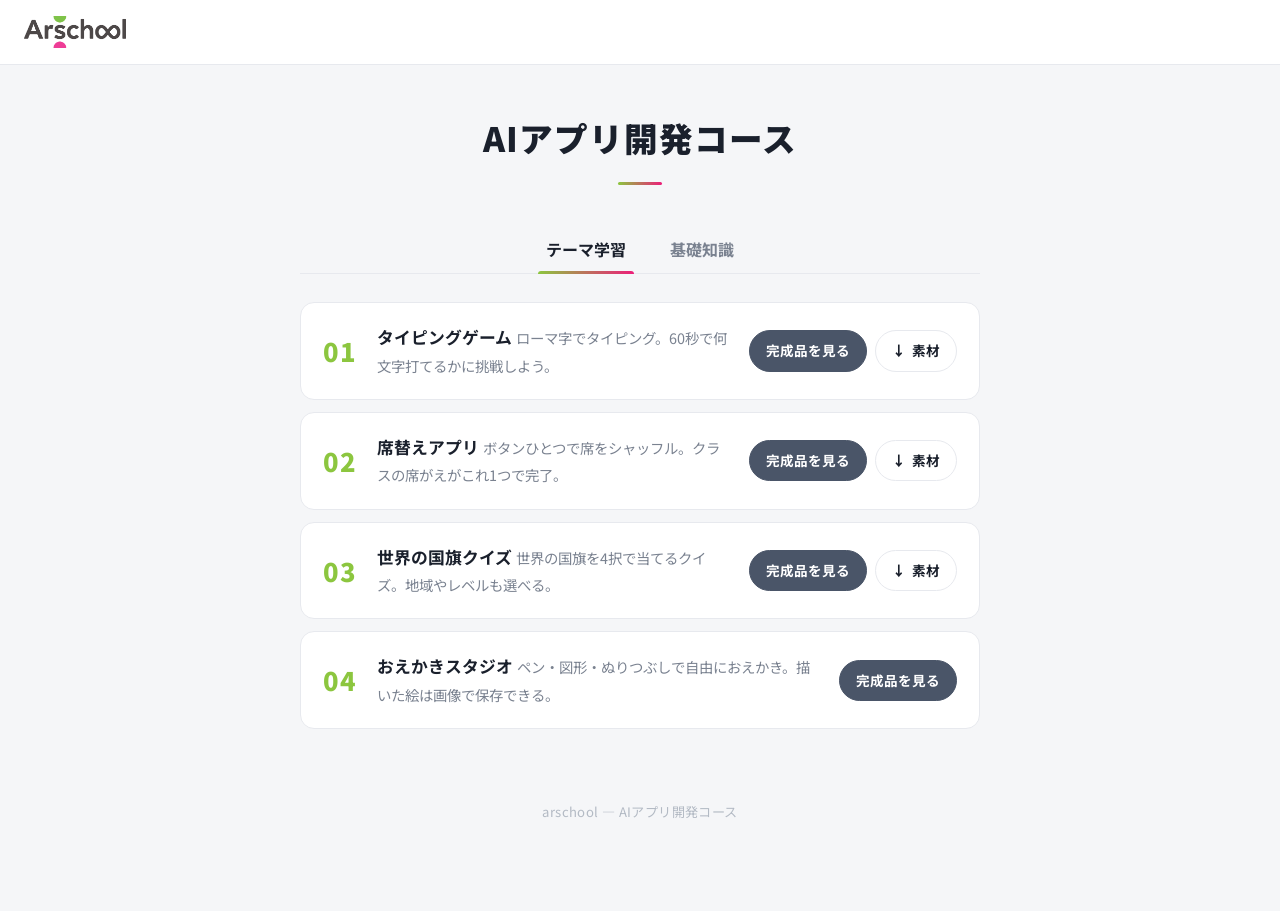
<file: docs/index.html>
<!DOCTYPE html>
<html lang="ja">
<head>
  <meta charset="UTF-8">
  <meta name="viewport" content="width=device-width, initial-scale=1.0">
  <title>AIアプリ開発コース 教材集</title>
  <style>
    @import url('https://fonts.googleapis.com/css2?family=Noto+Sans+JP:wght@400;500;700;900&display=swap');

    * { margin: 0; padding: 0; box-sizing: border-box; }

    :root {
      --green: #8cc63f;
      --pink:  #ec1e79;
      --sky:   #29a3d6;
      --ink:   #1a202c;
      --muted: #7a8290;
      --line:  #e7e9ee;
      --bg:    #f5f6f8;
      --card:  #ffffff;
    }

    body {
      font-family: "Noto Sans JP", "Hiragino Sans", sans-serif;
      background: var(--bg);
      color: var(--ink);
      line-height: 1.7;
      -webkit-font-smoothing: antialiased;
    }

    /* ===== ヘッダー ===== */
    .site-header {
      display: flex;
      align-items: center;
      padding: 16px 24px;
      background: #fff;
      border-bottom: 1px solid var(--line);
    }
    .site-header .logo {
      height: 32px;
      width: auto;
      display: block;
    }

    /* ===== ヒーロー ===== */
    .hero {
      text-align: center;
      padding: 44px 24px 24px;
    }
    .hero h1 {
      font-size: 2.1rem;
      font-weight: 900;
      letter-spacing: 0.03em;
      color: var(--ink);
    }
    .hero .rule {
      width: 44px;
      height: 3px;
      margin: 16px auto 0;
      border-radius: 3px;
      background: linear-gradient(90deg, var(--green), var(--pink));
    }

    main {
      max-width: 720px;
      margin: 0 auto;
      padding: 8px 20px 88px;
    }

    /* ===== タブ ===== */
    .tabs {
      display: flex;
      justify-content: center;
      gap: 4px;
      border-bottom: 1px solid var(--line);
      margin: 8px 0 28px;
    }
    .tab {
      font-family: inherit;
      font-size: 1rem;
      font-weight: 700;
      color: var(--muted);
      background: none;
      border: none;
      padding: 12px 20px;
      cursor: pointer;
      position: relative;
      transition: color 0.18s ease;
    }
    .tab:hover { color: var(--ink); }
    .tab.active { color: var(--ink); }
    .tab.active::after {
      content: "";
      position: absolute;
      left: 12px; right: 12px;
      bottom: -1px;
      height: 3px;
      border-radius: 3px 3px 0 0;
      background: linear-gradient(90deg, var(--green), var(--pink));
    }

    .panel { display: none; }
    .panel.active { display: block; }

    /* ===== カード ===== */
    .cards { list-style: none; display: grid; gap: 12px; }

    .card {
      display: flex;
      align-items: center;
      gap: 20px;
      background: var(--card);
      border: 1px solid var(--line);
      border-radius: 14px;
      padding: 20px 22px;
      text-decoration: none;
      color: inherit;
      position: relative;
      transition: transform 0.18s ease, box-shadow 0.18s ease, border-color 0.18s ease;
    }
    .card:hover {
      transform: translateY(-2px);
      border-color: #d5d9e0;
      box-shadow: 0 10px 24px rgba(26,32,44,0.08);
    }

    .card .num {
      flex: 0 0 auto;
      font-size: 1.6rem;
      font-weight: 900;
      color: var(--green);
      letter-spacing: 0.02em;
      min-width: 34px;
    }

    /* 基礎知識カードの線アイコン（番号と同じ幅・水色） */
    .card .ic {
      flex: 0 0 auto;
      width: 34px;
      color: var(--sky);
      display: flex;
      align-items: center;
      justify-content: center;
    }
    .card .ic svg {
      width: 27px; height: 27px;
      fill: none;
      stroke: currentColor;
      stroke-width: 1.8;
      stroke-linecap: round;
      stroke-linejoin: round;
    }

    .card .body { flex: 1 1 auto; min-width: 0; }
    .card .title {
      font-size: 1.05rem;
      font-weight: 700;
      color: var(--ink);
      margin-bottom: 2px;
    }
    .card .desc {
      font-size: 0.9rem;
      color: var(--muted);
      line-height: 1.6;
    }

    /* アクションボタン */
    .actions {
      flex: 0 0 auto;
      display: flex;
      align-items: center;
      gap: 8px;
    }
    .btn {
      display: inline-flex;
      align-items: center;
      gap: 6px;
      white-space: nowrap;
      font-size: 0.85rem;
      font-weight: 700;
      text-decoration: none;
      border-radius: 999px;
      padding: 8px 16px;
      transition: background 0.18s ease, border-color 0.18s ease, color 0.18s ease;
    }
    .btn-primary {
      background: #4a5568;
      color: #fff;
      border: 1px solid #4a5568;
    }
    .btn-primary:hover { background: #3a4356; border-color: #3a4356; }
    .btn-ghost {
      background: #fff;
      color: var(--ink);
      border: 1px solid var(--line);
    }
    .btn-ghost::before { content: "↓"; font-weight: 900; }
    .btn-ghost:hover { border-color: var(--green); color: var(--green); background: #f6faef; }

    footer {
      margin-top: 72px;
      text-align: center;
      color: #b3bac4;
      font-size: 0.82rem;
      letter-spacing: 0.03em;
    }

    @media (max-width: 520px) {
      .hero h1 { font-size: 1.7rem; }
      .card { padding: 16px 18px; gap: 12px 14px; flex-wrap: wrap; }
      .card .num { font-size: 1.3rem; min-width: 26px; }
      .card .ic { width: 26px; }
      .card .ic svg { width: 24px; height: 24px; }
      .actions { width: 100%; justify-content: flex-end; }
    }
  </style>
</head>
<body>
  <header class="site-header">
    <img class="logo" src="assets/arschool_logo.png" alt="Arschool">
  </header>

  <div class="hero">
    <h1>AIアプリ開発コース</h1>
    <div class="rule"></div>
  </div>

  <main>
    <nav class="tabs">
      <button class="tab active" data-target="panel-theme">テーマ学習</button>
      <button class="tab" data-target="panel-basics">基礎知識</button>
    </nav>

    <div id="panel-theme" class="panel active">
      <ul class="cards">
        <li>
          <div class="card">
            <span class="num">01</span>
            <span class="body">
              <span class="title">タイピングゲーム</span>
              <span class="desc">ローマ字でタイピング。60秒で何文字打てるかに挑戦しよう。</span>
            </span>
            <span class="actions">
              <a class="btn btn-primary" href="theme1-typing-game/">完成品を見る</a>
              <a class="btn btn-ghost" href="downloads/words.csv" download>素材</a>
            </span>
          </div>
        </li>
        <li>
          <div class="card">
            <span class="num">02</span>
            <span class="body">
              <span class="title">席替えアプリ</span>
              <span class="desc">ボタンひとつで席をシャッフル。クラスの席がえがこれ1つで完了。</span>
            </span>
            <span class="actions">
              <a class="btn btn-primary" href="theme2-seat-shuffle/">完成品を見る</a>
              <a class="btn btn-ghost" href="downloads/seat-images.zip" download>素材</a>
            </span>
          </div>
        </li>
        <li>
          <div class="card">
            <span class="num">03</span>
            <span class="body">
              <span class="title">世界の国旗クイズ</span>
              <span class="desc">世界の国旗を4択で当てるクイズ。地域やレベルも選べる。</span>
            </span>
            <span class="actions">
              <a class="btn btn-primary" href="theme3-flag-quiz/">完成品を見る</a>
              <a class="btn btn-ghost" href="downloads/flags.zip" download>素材</a>
            </span>
          </div>
        </li>
        <li>
          <div class="card">
            <span class="num">04</span>
            <span class="body">
              <span class="title">おえかきスタジオ</span>
              <span class="desc">ペン・図形・ぬりつぶしで自由におえかき。描いた絵は画像で保存できる。</span>
            </span>
            <span class="actions">
              <a class="btn btn-primary" href="theme4-paint-app/">完成品を見る</a>
            </span>
          </div>
        </li>
      </ul>
    </div>

    <div id="panel-basics" class="panel">
      <ul class="cards">
        <li>
          <div class="card">
            <span class="ic" aria-hidden="true">
              <svg viewBox="0 0 24 24"><rect x="3" y="4" width="18" height="7" rx="1.5"/><rect x="3" y="13" width="18" height="7" rx="1.5"/><line x1="7" y1="7.5" x2="7.01" y2="7.5"/><line x1="7" y1="16.5" x2="7.01" y2="16.5"/></svg>
            </span>
            <span class="body">
              <span class="title">サーバーってなに？</span>
              <span class="desc">Webアプリが動くしくみと、サーバーを立てる意味を解説。</span>
            </span>
            <span class="actions">
              <a class="btn btn-primary" href="guides/local-server-guide.html">読む</a>
            </span>
          </div>
        </li>
        <li>
          <div class="card">
            <span class="ic" aria-hidden="true">
              <svg viewBox="0 0 24 24"><circle cx="6" cy="6" r="2.5"/><circle cx="6" cy="18" r="2.5"/><circle cx="18" cy="8" r="2.5"/><path d="M6 8.5v7"/><path d="M18 10.5c0 4-6 2-6 6"/></svg>
            </span>
            <span class="body">
              <span class="title">Gitでバージョンを保存しよう</span>
              <span class="desc">コードを「セーブ」するしくみ、Git をやさしく解説。</span>
            </span>
            <span class="actions">
              <a class="btn btn-primary" href="guides/git-guide.html">読む</a>
            </span>
          </div>
        </li>
        <li>
          <div class="card">
            <span class="ic" aria-hidden="true">
              <svg viewBox="0 0 24 24"><path d="M9 4C6.5 4 6 5.5 6 7v2c0 1.5-1 2.5-2.5 3C5 13.5 6 14.5 6 16v2c0 1.5.5 3 3 3"/><path d="M15 4c2.5 0 3 1.5 3 3v2c0 1.5 1 2.5 2.5 3C19 13.5 18 14.5 18 16v2c0 1.5-.5 3-3 3"/></svg>
            </span>
            <span class="body">
              <span class="title">JSONってなに？</span>
              <span class="desc">アプリがデータをやり取りするときに使う JSON の書き方を学ぶ。</span>
            </span>
            <span class="actions">
              <a class="btn btn-primary" href="guides/json-guide.html">読む</a>
            </span>
          </div>
        </li>
      </ul>
    </div>

    <footer>
      arschool — AIアプリ開発コース
    </footer>
  </main>

  <script>
    const tabs = document.querySelectorAll('.tab');
    tabs.forEach(tab => {
      tab.addEventListener('click', () => {
        tabs.forEach(t => t.classList.remove('active'));
        document.querySelectorAll('.panel').forEach(p => p.classList.remove('active'));
        tab.classList.add('active');
        document.getElementById(tab.dataset.target).classList.add('active');
      });
    });
  </script>
</body>
</html>
</file>
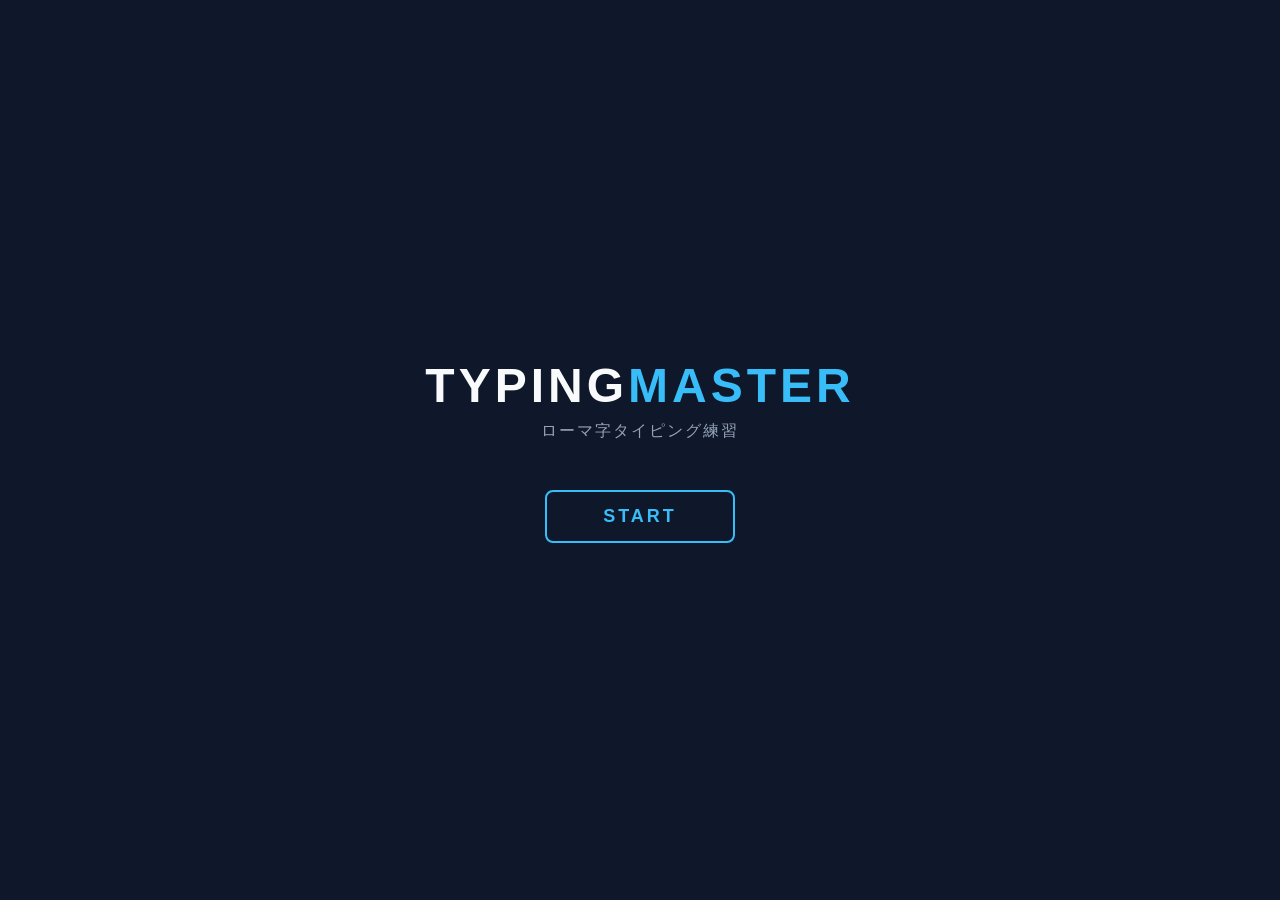
<file: docs/theme1-typing-game/index.html>
<!DOCTYPE html>
<html lang="ja">
<head>
  <meta charset="UTF-8">
  <meta name="viewport" content="width=device-width, initial-scale=1.0">
  <title>タイピングゲーム</title>
  <link rel="stylesheet" href="style.css">
</head>
<body>
  <!-- スタート画面 -->
  <div id="start-screen" class="screen">
    <div class="title-area">
      <h1 class="game-title">TYPING<span class="accent">MASTER</span></h1>
      <p class="subtitle">ローマ字タイピング練習</p>
    </div>
    <button id="start-btn" class="btn">START</button>
  </div>

  <!-- ゲーム画面 -->
  <div id="game-screen" class="screen hidden">
    <div class="header">
      <div class="stat">
        <span class="stat-label">スコア</span>
        <span id="score" class="stat-value">0</span>
      </div>
      <div class="timer-bar-container">
        <div id="timer-bar" class="timer-bar"></div>
      </div>
      <div class="stat">
        <span class="stat-label">のこり</span>
        <span id="timer" class="stat-value">60</span>
      </div>
    </div>

    <div class="word-area">
      <p id="japanese" class="japanese-word"></p>
      <p id="romaji" class="romaji-word"></p>
    </div>

    <div id="feedback" class="feedback"></div>
  </div>

  <!-- リザルト画面 -->
  <div id="result-screen" class="screen hidden">
    <h2 class="result-title">RESULT</h2>
    <div class="result-score">
      <span id="final-score" class="big-score">0</span>
      <span class="score-unit">問正解</span>
    </div>
    <p id="result-message" class="result-message"></p>
    <button id="retry-btn" class="btn">RETRY</button>
  </div>

  <script src="words.js"></script>
  <script src="main.js"></script>
</body>
</html>
</file>
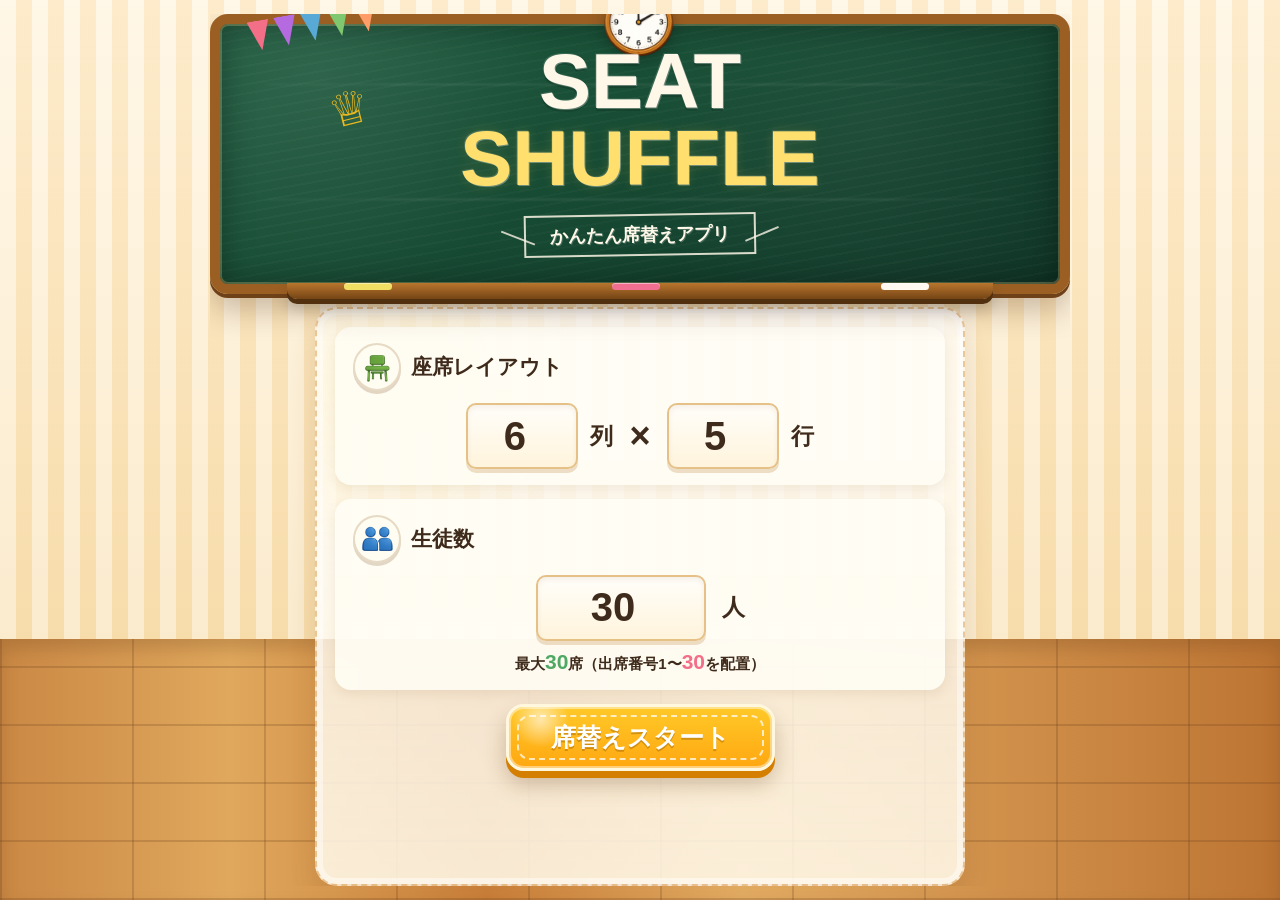
<file: docs/theme2-seat-shuffle/index.html>
<!DOCTYPE html>
<html lang="ja">
<head>
  <meta charset="UTF-8">
  <meta name="viewport" content="width=device-width, initial-scale=1.0">
  <title>席替えアプリ</title>
  <link rel="stylesheet" href="style.css">
</head>
<body>
  <!-- 設定画面 -->
  <div id="setup-screen" class="screen">
    <div class="blackboard title-area">
      <div class="garland" aria-hidden="true">
        <span></span><span></span><span></span><span></span><span></span>
      </div>
      <img class="clock" src="assets/clock.png" alt="" aria-hidden="true">
      <div class="chalk-doodle crown" aria-hidden="true">♕</div>
      <h1 class="app-title">SEAT<span class="accent">SHUFFLE</span></h1>
      <p class="subtitle">かんたん席替えアプリ</p>
      <div class="chalk-tray" aria-hidden="true">
        <span></span><span></span><span></span>
      </div>
    </div>

    <div class="setup-form">
      <!-- 座席レイアウト設定 -->
      <div class="form-group">
        <label class="form-label" for="cols"><span class="label-icon"><img src="assets/chair.png" alt=""></span>座席レイアウト</label>
        <div class="layout-inputs">
          <div class="input-with-label">
            <input type="number" id="cols" class="num-input" value="6" min="1" max="10">
            <span class="input-desc">列</span>
          </div>
          <span class="times">&times;</span>
          <div class="input-with-label">
            <input type="number" id="rows" class="num-input" value="5" min="1" max="10">
            <span class="input-desc">行</span>
          </div>
        </div>
      </div>

      <!-- 生徒数入力 -->
      <div class="form-group">
        <label class="form-label" for="student-count"><span class="label-icon"><img src="assets/people.png" alt=""></span>生徒数</label>
        <div class="student-count-input">
          <input type="number" id="student-count" class="num-input num-input-wide" value="30" min="1" max="100">
          <span class="input-desc">人</span>
        </div>
        <p class="input-hint">最大<span id="max-seats">30</span>席（出席番号1〜<span id="student-label">30</span>を配置）</p>
      </div>

      <button id="shuffle-btn" class="btn">席替えスタート</button>
    </div>
  </div>

  <!-- 結果画面 -->
  <div id="result-screen" class="screen hidden">
    <div class="blackboard result-header">
      <div class="paper-note" aria-hidden="true">今日も<br>がんばろう!</div>
      <h2 class="result-title">席替え結果</h2>
      <p class="blackboard-label">黒板</p>
      <div class="result-date" aria-hidden="true"><span id="today-label"></span><br>日直 ○○</div>
      <div class="chalk-tray" aria-hidden="true">
        <span></span><span></span><span></span>
      </div>
    </div>

    <div id="seat-grid" class="seat-grid"></div>

    <div class="result-actions">
      <button id="reshuffle-btn" class="btn">もう一度シャッフル</button>
      <button id="back-btn" class="btn btn-outline">設定に戻る</button>
    </div>

    <p class="result-message">席替えが完了しました！どうぞ新しい席で楽しく過ごしてくださいね♪</p>
  </div>

  <script src="main.js"></script>
</body>
</html>
</file>
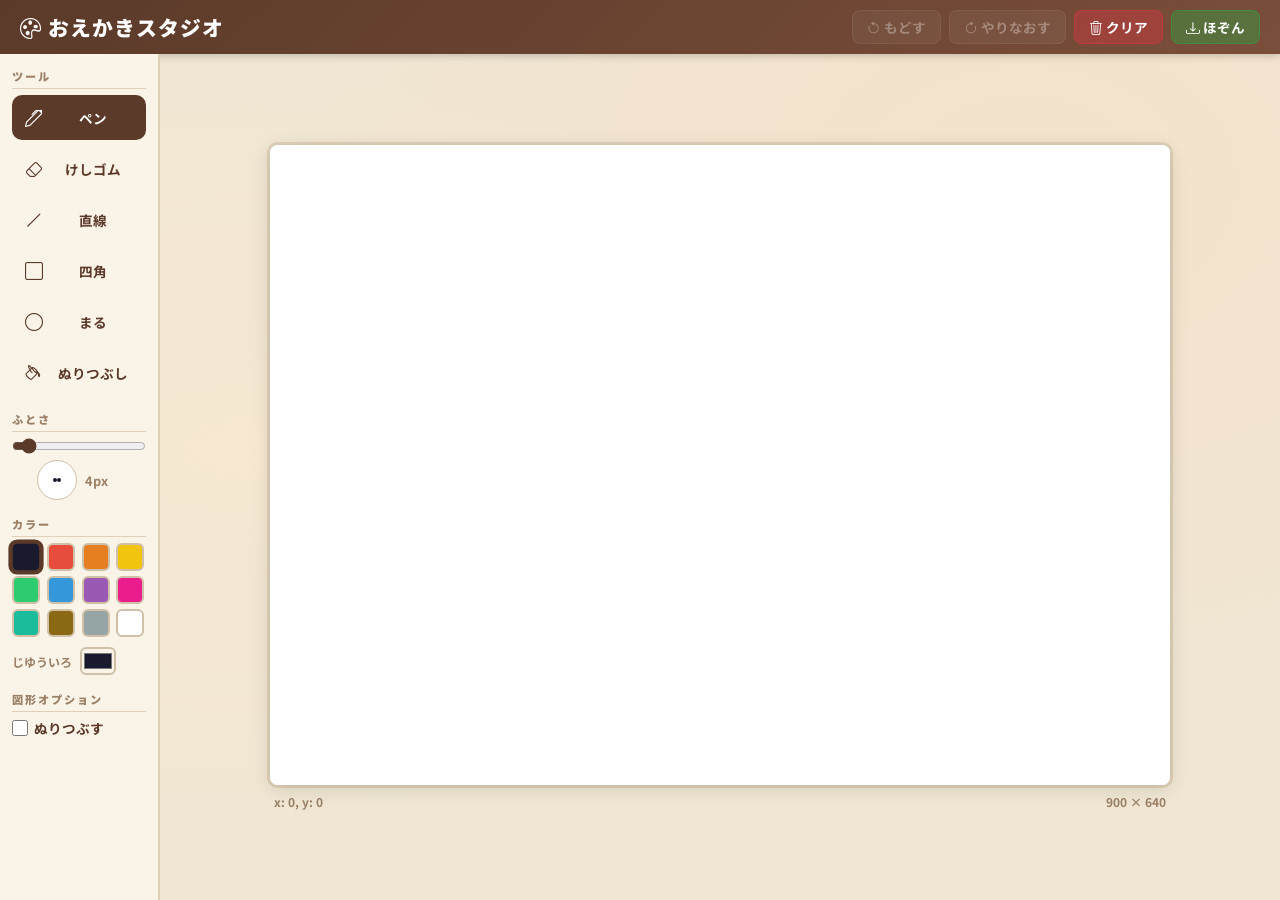
<file: docs/theme4-paint-app/index.html>
<!DOCTYPE html>
<html lang="ja">
<head>
  <meta charset="UTF-8">
  <meta name="viewport" content="width=device-width, initial-scale=1.0">
  <title>おえかきスタジオ</title>
  <link rel="stylesheet" href="https://cdn.jsdelivr.net/npm/bootstrap-icons@1.11.3/font/bootstrap-icons.min.css">
  <link rel="stylesheet" href="style.css">
</head>
<body>
  <div class="app">

    <!-- ヘッダー -->
    <header class="header">
      <h1 class="logo"><i class="bi bi-palette"></i> おえかきスタジオ</h1>
      <div class="header-actions">
        <button id="undo-btn" class="header-btn" title="もとに戻す"><i class="bi bi-arrow-counterclockwise"></i> もどす</button>
        <button id="redo-btn" class="header-btn" title="やり直し"><i class="bi bi-arrow-clockwise"></i> やりなおす</button>
        <button id="clear-btn" class="header-btn btn-danger" title="全部消す"><i class="bi bi-trash3"></i> クリア</button>
        <button id="save-btn" class="header-btn btn-save" title="画像を保存"><i class="bi bi-download"></i> ほぞん</button>
      </div>
    </header>

    <div class="workspace">

      <!-- ツールバー -->
      <aside class="toolbar">
        <div class="tool-section">
          <div class="section-label">ツール</div>
          <button class="tool-btn active" data-tool="pen" title="ペン">
            <span class="tool-icon"><i class="bi bi-pen"></i></span>
            <span class="tool-name">ペン</span>
          </button>
          <button class="tool-btn" data-tool="eraser" title="消しゴム">
            <span class="tool-icon"><i class="bi bi-eraser"></i></span>
            <span class="tool-name">けしゴム</span>
          </button>
          <button class="tool-btn" data-tool="line" title="直線">
            <span class="tool-icon"><i class="bi bi-slash-lg"></i></span>
            <span class="tool-name">直線</span>
          </button>
          <button class="tool-btn" data-tool="rect" title="四角">
            <span class="tool-icon"><i class="bi bi-square"></i></span>
            <span class="tool-name">四角</span>
          </button>
          <button class="tool-btn" data-tool="circle" title="丸">
            <span class="tool-icon"><i class="bi bi-circle"></i></span>
            <span class="tool-name">まる</span>
          </button>
          <button class="tool-btn" data-tool="fill" title="ぬりつぶし">
            <span class="tool-icon"><i class="bi bi-paint-bucket"></i></span>
            <span class="tool-name">ぬりつぶし</span>
          </button>
        </div>

        <div class="tool-section">
          <div class="section-label">ふとさ</div>
          <input type="range" id="size-slider" min="1" max="40" value="4">
          <div class="size-preview-wrap">
            <div id="size-preview" class="size-preview"></div>
            <span id="size-value" class="size-value">4px</span>
          </div>
        </div>

        <div class="tool-section">
          <div class="section-label">カラー</div>
          <div class="color-palette" id="color-palette">
            <button class="color-swatch active" data-color="#1a1a2e" style="background:#1a1a2e;" title="くろ"></button>
            <button class="color-swatch" data-color="#e74c3c" style="background:#e74c3c;" title="あか"></button>
            <button class="color-swatch" data-color="#e67e22" style="background:#e67e22;" title="オレンジ"></button>
            <button class="color-swatch" data-color="#f1c40f" style="background:#f1c40f;" title="きいろ"></button>
            <button class="color-swatch" data-color="#2ecc71" style="background:#2ecc71;" title="みどり"></button>
            <button class="color-swatch" data-color="#3498db" style="background:#3498db;" title="あお"></button>
            <button class="color-swatch" data-color="#9b59b6" style="background:#9b59b6;" title="むらさき"></button>
            <button class="color-swatch" data-color="#e91e8c" style="background:#e91e8c;" title="ピンク"></button>
            <button class="color-swatch" data-color="#1abc9c" style="background:#1abc9c;" title="エメラルド"></button>
            <button class="color-swatch" data-color="#8b6914" style="background:#8b6914;" title="ちゃいろ"></button>
            <button class="color-swatch" data-color="#95a5a6" style="background:#95a5a6;" title="はいいろ"></button>
            <button class="color-swatch" data-color="#ffffff" style="background:#ffffff;" title="しろ"></button>
          </div>
          <div class="custom-color-wrap">
            <label for="custom-color" class="custom-label">じゆういろ</label>
            <input type="color" id="custom-color" value="#1a1a2e">
          </div>
        </div>

        <div class="tool-section">
          <div class="section-label">図形オプション</div>
          <label class="checkbox-label">
            <input type="checkbox" id="fill-shape"> ぬりつぶす
          </label>
        </div>
      </aside>

      <!-- キャンバス -->
      <main class="canvas-area">
        <div class="canvas-wrap" id="canvas-wrap">
          <canvas id="main-canvas"></canvas>
          <canvas id="preview-canvas"></canvas>
        </div>
        <div class="canvas-info">
          <span id="cursor-pos">x: 0, y: 0</span>
          <span id="canvas-size"></span>
        </div>
      </main>

    </div>
  </div>

  <script src="main.js"></script>
</body>
</html>
</file>
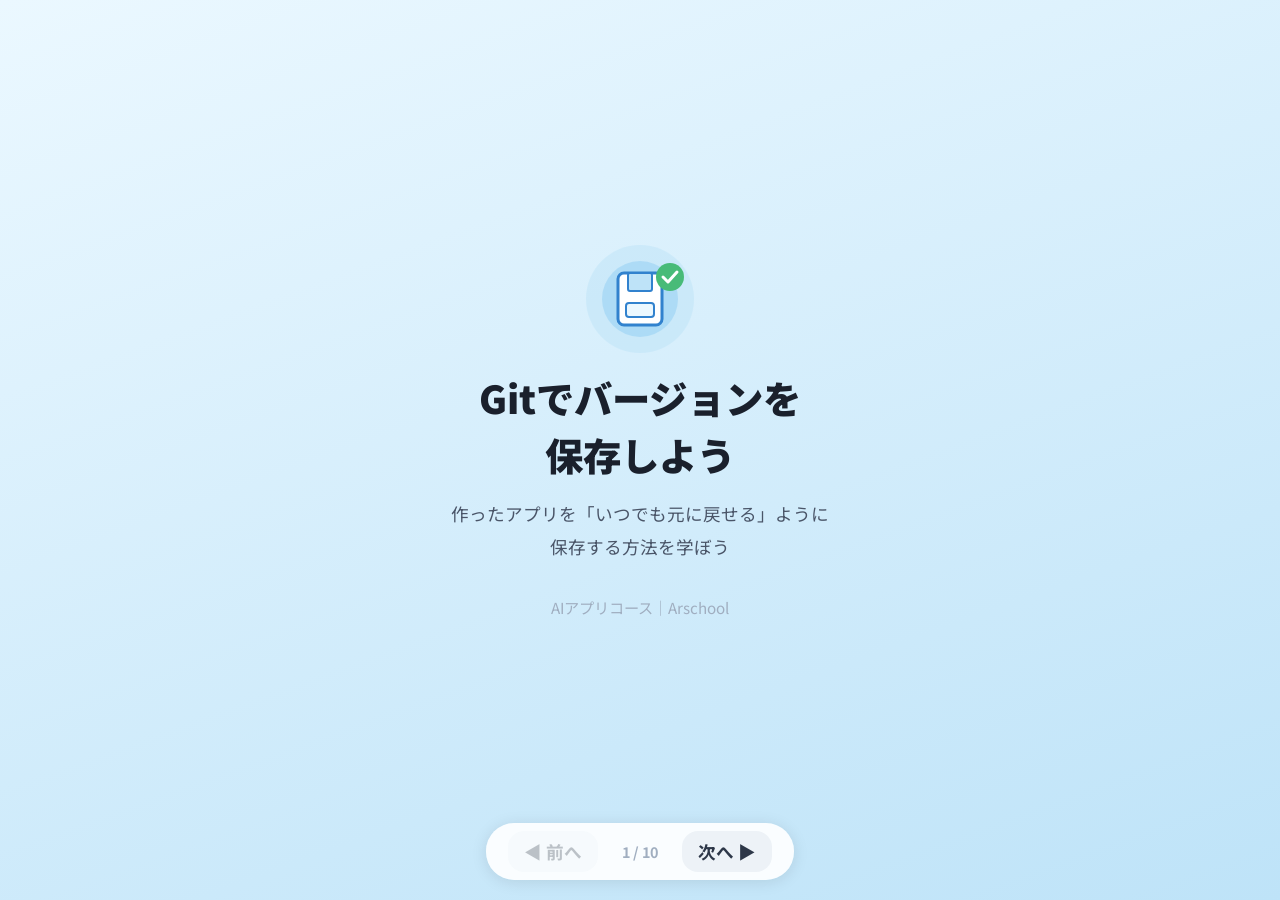
<file: docs/git-guide.html>
<!DOCTYPE html>
<html lang="ja">
<head>
<meta charset="UTF-8">
<meta name="viewport" content="width=device-width, initial-scale=1.0">
<title>Gitでバージョンを保存しよう</title>
<style>
  @import url('https://fonts.googleapis.com/css2?family=Noto+Sans+JP:wght@400;700;900&display=swap');

  * { margin: 0; padding: 0; box-sizing: border-box; }

  body {
    font-family: "Noto Sans JP", "Hiragino Sans", sans-serif;
    background: #f0f4f8;
    color: #2d3748;
    overflow: hidden;
    height: 100vh;
  }

  .slides { position: relative; width: 100%; height: 100vh; }

  .slide {
    position: absolute;
    top: 0; left: 0;
    width: 100%; height: 100%;
    display: flex;
    flex-direction: column;
    justify-content: center;
    align-items: center;
    padding: 30px 70px 80px;
    opacity: 0;
    pointer-events: none;
    transition: opacity 0.45s ease;
  }
  .slide.active { opacity: 1; pointer-events: auto; }

  h1 {
    font-size: 2.4rem;
    font-weight: 900;
    text-align: center;
    margin-bottom: 14px;
    line-height: 1.5;
    color: #1a202c;
  }
  h2 {
    font-size: 1.75rem;
    font-weight: 900;
    margin-bottom: 18px;
    text-align: center;
    color: #1a202c;
  }
  p { font-size: 1.1rem; line-height: 1.85; }
  .note { font-size: 0.95rem; color: #718096; line-height: 1.7; text-align: center; margin-top: 8px; }

  .c-blue   { color: #3182ce; font-weight: 700; }
  .c-green  { color: #2f855a; font-weight: 700; }
  .c-red    { color: #c53030; font-weight: 700; }
  .c-purple { color: #6b46c1; font-weight: 700; }
  .c-orange { color: #c05621; font-weight: 700; }

  /* 背景 */
  .bg-cream    { background: linear-gradient(160deg, #fdf6ec 0%, #fcebd4 100%); }
  .bg-mint     { background: linear-gradient(160deg, #e6fffa 0%, #c6f6d5 100%); }
  .bg-sky      { background: linear-gradient(160deg, #ebf8ff 0%, #bee3f8 100%); }
  .bg-lavender { background: linear-gradient(160deg, #faf5ff 0%, #e9d8fd 100%); }
  .bg-peach    { background: linear-gradient(160deg, #fff5f5 0%, #fed7d7 100%); }
  .bg-lemon    { background: linear-gradient(160deg, #fffff0 0%, #fefcbf 100%); }

  /* イラスト円 */
  .illust {
    width: 90px; height: 90px;
    border-radius: 50%;
    display: flex;
    align-items: center;
    justify-content: center;
    margin: 0 auto 14px;
  }
  .illust-blue   { background: linear-gradient(135deg, #bee3f8, #90cdf4); }
  .illust-green  { background: linear-gradient(135deg, #c6f6d5, #9ae6b4); }
  .illust-orange { background: linear-gradient(135deg, #feebc8, #fbd38d); }
  .illust-purple { background: linear-gradient(135deg, #e9d8fd, #d6bcfa); }
  .illust-red    { background: linear-gradient(135deg, #fed7d7, #feb2b2); }

  /* たとえ話 */
  .analogy {
    background: rgba(255,255,255,0.7);
    border-radius: 16px;
    padding: 18px 24px;
    margin: 12px 0;
    max-width: 640px;
    box-shadow: 0 1px 8px rgba(0,0,0,0.04);
  }
  .analogy-title {
    font-size: 0.82rem;
    font-weight: 700;
    color: #6b46c1;
    text-transform: uppercase;
    letter-spacing: 2px;
    margin-bottom: 6px;
  }
  .analogy p { font-size: 1.02rem; }

  /* 吹き出し */
  .bubble {
    background: #fff;
    border-radius: 16px;
    padding: 14px 22px;
    box-shadow: 0 2px 12px rgba(0,0,0,0.06);
    max-width: 620px;
    margin: 8px auto;
    font-size: 1.02rem;
    line-height: 1.8;
  }

  /* カード */
  .card-row {
    display: flex;
    gap: 18px;
    margin: 12px 0;
    flex-wrap: wrap;
    justify-content: center;
  }
  .card {
    background: #fff;
    border-radius: 16px;
    padding: 20px 22px;
    box-shadow: 0 2px 12px rgba(0,0,0,0.06);
    flex: 1;
    min-width: 220px;
    max-width: 360px;
  }
  .card h3 {
    font-size: 1.05rem;
    font-weight: 900;
    margin-bottom: 8px;
    padding-bottom: 6px;
    border-bottom: 2px solid #e2e8f0;
  }
  .card p { font-size: 0.95rem; line-height: 1.75; }
  .card-blue   { border-left: 5px solid #4299e1; }
  .card-green  { border-left: 5px solid #48bb78; }
  .card-orange { border-left: 5px solid #ed8936; }
  .card-purple { border-left: 5px solid #9f7aea; }
  .card-red    { border-left: 5px solid #fc8181; }

  /* カードアイコン */
  .card-icon {
    width: 44px; height: 44px;
    border-radius: 12px;
    display: flex;
    align-items: center;
    justify-content: center;
    margin-bottom: 10px;
  }
  .card-icon-blue   { background: linear-gradient(135deg, #bee3f8, #90cdf4); }
  .card-icon-green  { background: linear-gradient(135deg, #c6f6d5, #9ae6b4); }
  .card-icon-purple { background: linear-gradient(135deg, #e9d8fd, #d6bcfa); }
  .card-icon-orange { background: linear-gradient(135deg, #feebc8, #fbd38d); }
  .card-icon-red    { background: linear-gradient(135deg, #fed7d7, #feb2b2); }

  /* 図解ボックス */
  .diagram {
    display: flex;
    align-items: center;
    justify-content: center;
    gap: 14px;
    margin: 14px 0;
    flex-wrap: wrap;
  }
  .box {
    background: #fff;
    border-radius: 16px;
    padding: 16px 20px;
    text-align: center;
    box-shadow: 0 2px 12px rgba(0,0,0,0.06);
    min-width: 130px;
  }
  .box-icon {
    width: 50px; height: 50px;
    margin: 0 auto 6px;
    border-radius: 14px;
    display: flex;
    align-items: center;
    justify-content: center;
    font-size: 1.4rem;
    font-weight: 900;
    color: #fff;
  }
  .box-blue   .box-icon { background: linear-gradient(135deg, #4299e1, #3182ce); }
  .box-green  .box-icon { background: linear-gradient(135deg, #48bb78, #2f855a); }
  .box-orange .box-icon { background: linear-gradient(135deg, #ed8936, #c05621); }
  .box-purple .box-icon { background: linear-gradient(135deg, #9f7aea, #6b46c1); }
  .box .label { font-size: 0.98rem; font-weight: 700; margin-bottom: 2px; }
  .box .sub   { font-size: 0.8rem; color: #718096; line-height: 1.4; }
  .arrow { font-size: 1.5rem; color: #a0aec0; flex-shrink: 0; }

  /* プロンプト例 */
  .prompt-example {
    background: #fff;
    border-radius: 16px;
    padding: 16px 22px;
    box-shadow: 0 2px 12px rgba(0,0,0,0.06);
    max-width: 520px;
    margin: 8px auto;
    display: flex;
    align-items: center;
    gap: 14px;
  }
  .prompt-icon {
    width: 38px; height: 38px;
    border-radius: 50%;
    display: flex;
    align-items: center;
    justify-content: center;
    flex-shrink: 0;
  }
  .prompt-text {
    font-size: 1.05rem;
    font-weight: 700;
    line-height: 1.6;
  }
  .prompt-or {
    text-align: center;
    font-size: 0.85rem;
    color: #a0aec0;
    font-weight: 700;
    margin: 2px 0;
  }

  /* ステップ（フロー） */
  .flow {
    display: flex;
    flex-direction: column;
    gap: 0;
    max-width: 540px;
    margin: 8px auto;
  }
  .flow-step {
    display: flex;
    align-items: flex-start;
    gap: 14px;
  }
  .flow-line {
    display: flex;
    flex-direction: column;
    align-items: center;
    width: 36px;
    flex-shrink: 0;
  }
  .flow-dot {
    width: 32px; height: 32px;
    border-radius: 50%;
    display: flex;
    align-items: center;
    justify-content: center;
    font-weight: 900;
    font-size: 0.9rem;
    color: #fff;
    flex-shrink: 0;
  }
  .flow-connector {
    width: 3px;
    height: 18px;
    background: #cbd5e0;
    flex-shrink: 0;
  }
  .flow-body {
    padding: 4px 0 12px;
  }
  .flow-title {
    font-weight: 900;
    font-size: 0.98rem;
    margin-bottom: 2px;
  }
  .flow-desc {
    font-size: 0.9rem;
    color: #4a5568;
    line-height: 1.6;
  }
  .flow-chat {
    display: inline-block;
    background: #edf2f7;
    border-radius: 10px;
    padding: 4px 12px;
    font-size: 0.88rem;
    margin-top: 3px;
    color: #2d3748;
  }

  /* デモエリア */
  .demo-area {
    background: #fff;
    border-radius: 16px;
    padding: 22px 26px;
    box-shadow: 0 2px 16px rgba(0,0,0,0.08);
    max-width: 560px;
    width: 100%;
    margin: 8px auto;
  }
  .demo-title {
    font-size: 0.82rem;
    font-weight: 700;
    color: #6b46c1;
    text-transform: uppercase;
    letter-spacing: 2px;
    margin-bottom: 10px;
  }
  .demo-chat {
    min-height: 110px;
    margin-bottom: 12px;
  }
  .chat-msg {
    display: flex;
    gap: 10px;
    margin-bottom: 8px;
    align-items: flex-start;
    animation: fadeIn 0.3s ease;
  }
  @keyframes fadeIn { from { opacity: 0; transform: translateY(6px); } to { opacity: 1; transform: translateY(0); } }
  .chat-icon {
    width: 28px; height: 28px;
    border-radius: 50%;
    display: flex;
    align-items: center;
    justify-content: center;
    font-size: 0.75rem;
    font-weight: 900;
    color: #fff;
    flex-shrink: 0;
  }
  .chat-icon-user { background: #4299e1; }
  .chat-icon-ai   { background: #9f7aea; }
  .chat-bubble {
    background: #f7fafc;
    border-radius: 12px;
    padding: 7px 13px;
    font-size: 0.92rem;
    line-height: 1.6;
    max-width: 400px;
    white-space: pre-line;
  }
  .chat-bubble-ai {
    background: #faf5ff;
    border: 1px solid #e9d8fd;
  }
  .demo-btn {
    background: linear-gradient(135deg, #9f7aea, #6b46c1);
    color: #fff;
    border: none;
    padding: 9px 22px;
    border-radius: 12px;
    font-size: 0.95rem;
    font-weight: 700;
    cursor: pointer;
    transition: transform 0.15s, box-shadow 0.15s;
    font-family: inherit;
  }
  .demo-btn:hover { transform: translateY(-1px); box-shadow: 0 4px 12px rgba(107,70,193,0.3); }
  .demo-btn:disabled { opacity: 0.4; cursor: default; transform: none; box-shadow: none; }
  .demo-reset {
    background: #edf2f7;
    color: #4a5568;
    border: none;
    padding: 7px 16px;
    border-radius: 10px;
    font-size: 0.88rem;
    font-weight: 700;
    cursor: pointer;
    margin-left: 10px;
    font-family: inherit;
  }

  /* タイムライン（履歴） */
  .timeline {
    max-width: 480px;
    margin: 8px auto;
  }
  .tl-item {
    display: flex;
    align-items: flex-start;
    gap: 12px;
    margin-bottom: 4px;
  }
  .tl-dot {
    width: 14px; height: 14px;
    border-radius: 50%;
    background: #4299e1;
    margin-top: 5px;
    flex-shrink: 0;
    border: 3px solid #bee3f8;
  }
  .tl-dot.current { background: #48bb78; border-color: #c6f6d5; width: 18px; height: 18px; margin-top: 3px; }
  .tl-content {
    background: #fff;
    border-radius: 12px;
    padding: 8px 14px;
    box-shadow: 0 1px 6px rgba(0,0,0,0.05);
    flex: 1;
    margin-bottom: 4px;
  }
  .tl-content.current { border: 2px solid #c6f6d5; }
  .tl-label { font-weight: 700; font-size: 0.92rem; }
  .tl-date  { font-size: 0.78rem; color: #a0aec0; }

  /* SVGシーン */
  .scene {
    margin: 10px auto;
  }

  /* ナビ */
  .nav {
    position: fixed;
    bottom: 20px;
    left: 50%;
    transform: translateX(-50%);
    display: flex;
    align-items: center;
    gap: 14px;
    z-index: 100;
    background: rgba(255,255,255,0.9);
    padding: 8px 22px;
    border-radius: 28px;
    box-shadow: 0 2px 16px rgba(0,0,0,0.1);
    backdrop-filter: blur(8px);
  }
  .nav button {
    background: #edf2f7;
    border: none;
    color: #2d3748;
    font-size: 1.1rem;
    padding: 8px 16px;
    border-radius: 16px;
    cursor: pointer;
    transition: background 0.2s;
    font-weight: 700;
    font-family: inherit;
  }
  .nav button:hover { background: #e2e8f0; }
  .nav button:disabled { opacity: 0.3; cursor: default; }
  .nav .pg {
    font-size: 0.9rem;
    color: #a0aec0;
    min-width: 56px;
    text-align: center;
    font-weight: 700;
  }

  @media (max-width: 700px) {
    .slide { padding: 24px 20px 80px; }
    h1 { font-size: 1.8rem; }
    h2 { font-size: 1.35rem; }
    p  { font-size: 0.98rem; }
    .card { min-width: 200px; }
    .box { min-width: 110px; padding: 12px; }
  }
</style>
</head>
<body>

<div class="slides">

  <!-- ==================== 1: 表紙 ==================== -->
  <div class="slide bg-sky active">
    <svg class="scene" width="120" height="120" viewBox="0 0 120 120" fill="none">
      <circle cx="60" cy="60" r="54" fill="#bee3f8" opacity="0.5"/>
      <circle cx="60" cy="60" r="38" fill="#90cdf4" opacity="0.5"/>
      <!-- セーブアイコン -->
      <rect x="38" y="34" width="44" height="52" rx="6" fill="#fff" stroke="#3182ce" stroke-width="3"/>
      <rect x="48" y="34" width="24" height="18" rx="2" fill="#bee3f8" stroke="#3182ce" stroke-width="2"/>
      <rect x="46" y="64" width="28" height="14" rx="3" fill="#ebf8ff" stroke="#3182ce" stroke-width="2"/>
      <!-- チェックマーク -->
      <circle cx="90" cy="38" r="14" fill="#48bb78"/>
      <polyline points="83,38 88,43 97,33" stroke="#fff" stroke-width="3" stroke-linecap="round" stroke-linejoin="round" fill="none"/>
    </svg>
    <h1>Gitでバージョンを<br>保存しよう</h1>
    <p style="text-align:center; color:#4a5568; font-size:1.1rem;">
      作ったアプリを「いつでも元に戻せる」ように<br>保存する方法を学ぼう
    </p>
    <p style="margin-top: 30px; color: #a0aec0; font-size: 0.95rem;">AIアプリコース｜Arschool</p>
  </div>

  <!-- ==================== 2: こんな経験ない？ ==================== -->
  <div class="slide bg-peach">
    <h2>こんなこと、起きたことない？</h2>

    <!-- 困り顔のイラスト -->
    <svg class="scene" width="300" height="100" viewBox="0 0 300 100" fill="none">
      <!-- 左の人 -->
      <circle cx="70" cy="40" r="24" fill="#fed7d7"/>
      <circle cx="62" cy="36" r="3" fill="#c53030"/>
      <circle cx="78" cy="36" r="3" fill="#c53030"/>
      <path d="M62 50 Q70 46 78 50" stroke="#c53030" stroke-width="2.5" fill="none" stroke-linecap="round"/>
      <text x="70" y="88" text-anchor="middle" font-size="11" font-weight="700" fill="#c53030">元に戻せない！</text>
      <!-- 中央PC -->
      <rect x="125" y="22" width="50" height="36" rx="4" fill="#fff" stroke="#e53e3e" stroke-width="2"/>
      <rect x="140" y="58" width="20" height="4" rx="1" fill="#e53e3e"/>
      <text x="150" y="44" text-anchor="middle" font-size="16" fill="#e53e3e">?!</text>
      <!-- 右の人 -->
      <circle cx="230" cy="40" r="24" fill="#fed7d7"/>
      <circle cx="222" cy="36" r="3" fill="#c53030"/>
      <circle cx="238" cy="36" r="3" fill="#c53030"/>
      <path d="M222 50 Q230 46 238 50" stroke="#c53030" stroke-width="2.5" fill="none" stroke-linecap="round"/>
      <text x="230" y="88" text-anchor="middle" font-size="11" font-weight="700" fill="#c53030">どこ変えたっけ？</text>
    </svg>

    <div class="card-row">
      <div class="card card-red" style="max-width:280px;">
        <div class="card-icon card-icon-red">
          <svg width="24" height="24" viewBox="0 0 24 24" fill="none" stroke="#c53030" stroke-width="2.5"><path d="M10.29 3.86L1.82 18a2 2 0 0 0 1.71 3h16.94a2 2 0 0 0 1.71-3L13.71 3.86a2 2 0 0 0-3.42 0z"/><line x1="12" y1="9" x2="12" y2="13"/><line x1="12" y1="17" x2="12.01" y2="17"/></svg>
        </div>
        <h3>動かなくなった</h3>
        <p>いろいろ変えたら動かなくなった。<br>さっきまで動いてたのに、<br><span class="c-red">前の状態に戻せない！</span></p>
      </div>
      <div class="card card-red" style="max-width:280px;">
        <div class="card-icon card-icon-red">
          <svg width="24" height="24" viewBox="0 0 24 24" fill="none" stroke="#c53030" stroke-width="2.5"><circle cx="11" cy="11" r="8"/><line x1="21" y1="21" x2="16.65" y2="16.65"/><line x1="8" y1="11" x2="14" y2="11"/></svg>
        </div>
        <h3>変更点がわからない</h3>
        <p>昨日と今日でなにを変えたか<br>覚えていない。<br><span class="c-red">どこがおかしいかわからない！</span></p>
      </div>
    </div>
    <p class="note">こんな困りごとを解決してくれるのが <span class="c-blue">Git（ギット）</span> です。</p>
  </div>

  <!-- ==================== 3: Gitとは ==================== -->
  <div class="slide bg-mint">
    <h2>Git（ギット）ってなに？</h2>

    <!-- ゲームのセーブポイントのイラスト -->
    <svg class="scene" width="360" height="100" viewBox="0 0 360 100" fill="none">
      <!-- セーブポイント1 -->
      <rect x="10" y="20" width="80" height="60" rx="10" fill="#fff" stroke="#48bb78" stroke-width="2.5"/>
      <rect x="24" y="28" width="52" height="30" rx="4" fill="#c6f6d5"/>
      <text x="50" y="48" text-anchor="middle" font-size="10" font-weight="700" fill="#2f855a">SAVE 1</text>
      <text x="50" y="72" text-anchor="middle" font-size="9" fill="#718096">6月30日</text>
      <!-- 矢印 -->
      <line x1="96" y1="50" x2="126" y2="50" stroke="#a0aec0" stroke-width="2" stroke-dasharray="4"/>
      <polygon points="126,45 136,50 126,55" fill="#a0aec0"/>
      <!-- セーブポイント2 -->
      <rect x="140" y="20" width="80" height="60" rx="10" fill="#fff" stroke="#48bb78" stroke-width="2.5"/>
      <rect x="154" y="28" width="52" height="30" rx="4" fill="#c6f6d5"/>
      <text x="180" y="48" text-anchor="middle" font-size="10" font-weight="700" fill="#2f855a">SAVE 2</text>
      <text x="180" y="72" text-anchor="middle" font-size="9" fill="#718096">7月1日</text>
      <!-- 矢印 -->
      <line x1="226" y1="50" x2="256" y2="50" stroke="#a0aec0" stroke-width="2" stroke-dasharray="4"/>
      <polygon points="256,45 266,50 256,55" fill="#a0aec0"/>
      <!-- セーブポイント3 (今) -->
      <rect x="270" y="20" width="80" height="60" rx="10" fill="#fff" stroke="#3182ce" stroke-width="3"/>
      <rect x="284" y="28" width="52" height="30" rx="4" fill="#bee3f8"/>
      <text x="310" y="48" text-anchor="middle" font-size="10" font-weight="700" fill="#3182ce">SAVE 3</text>
      <text x="310" y="72" text-anchor="middle" font-size="9" fill="#3182ce" font-weight="700">今ここ</text>
    </svg>

    <div class="analogy">
      <div class="analogy-title">ゲームにたとえると</div>
      <p>
        Gitは、プログラミングの<span class="c-green">セーブ機能</span>です。<br>
        ゲームでボス戦の前にセーブするように、<br>
        コードを変える前に<span class="c-green">「今の状態」を保存</span>しておける。<br>
        失敗しても、セーブした時点まで<span class="c-green">いつでも戻れます</span>。
      </p>
    </div>
    <div class="card-row" style="margin-top:10px;">
      <div class="card card-blue" style="max-width:280px;">
        <div class="card-icon card-icon-blue">
          <svg width="22" height="22" viewBox="0 0 24 24" fill="none" stroke="#3182ce" stroke-width="2.5"><path d="M19 21H5a2 2 0 0 1-2-2V5a2 2 0 0 1 2-2h11l5 5v11a2 2 0 0 1-2 2z"/><polyline points="17 21 17 13 7 13 7 21"/><polyline points="7 3 7 8 15 8"/></svg>
        </div>
        <h3>保存する（コミット）</h3>
        <p>今の状態を<br>セーブポイントとして記録する</p>
      </div>
      <div class="card card-purple" style="max-width:280px;">
        <div class="card-icon card-icon-purple">
          <svg width="22" height="22" viewBox="0 0 24 24" fill="none" stroke="#6b46c1" stroke-width="2.5"><polyline points="1 4 1 10 7 10"/><path d="M3.51 15a9 9 0 1 0 2.13-9.36L1 10"/></svg>
        </div>
        <h3>履歴を見る・戻す</h3>
        <p>過去のセーブポイントを<br>確認したり、その状態に戻る</p>
      </div>
    </div>
  </div>

  <!-- ==================== 4: コミットの仕組み ==================== -->
  <div class="slide bg-cream">
    <h2>保存（コミット）の仕組み</h2>

    <!-- コード変更 → コミット → セーブ完了 -->
    <div class="diagram">
      <div class="box box-blue">
        <div class="box-icon">
          <svg width="24" height="24" viewBox="0 0 24 24" fill="none" stroke="#fff" stroke-width="2.5"><polyline points="16 18 22 12 16 6"/><polyline points="8 6 2 12 8 18"/></svg>
        </div>
        <div class="label">コードを変える</div>
        <div class="sub">機能を追加、バグ修正など</div>
      </div>
      <div class="arrow">→</div>
      <div class="box box-green">
        <div class="box-icon">
          <svg width="24" height="24" viewBox="0 0 24 24" fill="none" stroke="#fff" stroke-width="2.5"><path d="M19 21H5a2 2 0 0 1-2-2V5a2 2 0 0 1 2-2h11l5 5v11a2 2 0 0 1-2 2z"/><polyline points="17 21 17 13 7 13 7 21"/></svg>
        </div>
        <div class="label">保存する</div>
        <div class="sub">コミット = セーブ</div>
      </div>
      <div class="arrow">→</div>
      <div class="box box-purple">
        <div class="box-icon">
          <svg width="24" height="24" viewBox="0 0 24 24" fill="none" stroke="#fff" stroke-width="2.5"><polyline points="20 6 9 17 4 12"/></svg>
        </div>
        <div class="label">セーブ完了</div>
        <div class="sub">いつでも戻れる</div>
      </div>
    </div>

    <div class="bubble" style="margin-top:8px;">
      <p style="text-align:center;">
        保存するとき、<span class="c-blue">「何を変えたか」のメモ</span>を一緒に残します。<br>
        あとで見返したとき「この保存は何の変更だったか」がわかるためです。
      </p>
    </div>

    <!-- メモの例 -->
    <svg class="scene" width="400" height="65" viewBox="0 0 400 65" fill="none" style="margin-top:4px;">
      <rect x="2" y="2" width="190" height="56" rx="12" fill="#fff" stroke="#4299e1" stroke-width="2"/>
      <text x="16" y="24" font-size="11" font-weight="700" fill="#3182ce">メモの例</text>
      <text x="16" y="44" font-size="12" fill="#2d3748">「スタート画面を追加した」</text>
      <rect x="208" y="2" width="190" height="56" rx="12" fill="#fff" stroke="#4299e1" stroke-width="2"/>
      <text x="222" y="24" font-size="11" font-weight="700" fill="#3182ce">メモの例</text>
      <text x="222" y="44" font-size="12" fill="#2d3748">「スコアのバグを直した」</text>
    </svg>
  </div>

  <!-- ==================== 5: 履歴を見る・戻す ==================== -->
  <div class="slide bg-lavender">
    <h2>履歴を見る・過去に戻す</h2>
    <p style="text-align:center; margin-bottom:10px; font-size:1.0rem;">
      保存するたびに<span class="c-purple">履歴が残ります</span>。どの保存でも選んで戻れます。
    </p>

    <div style="display:flex; gap:24px; align-items:flex-start; flex-wrap:wrap; justify-content:center;">
      <!-- タイムライン -->
      <div class="timeline">
        <div class="tl-item">
          <div class="tl-dot current"></div>
          <div class="tl-content current">
            <div class="tl-label">結果画面のデザインを変更 <span style="color:#48bb78;">← 今ここ</span></div>
            <div class="tl-date">7月1日 15:30</div>
          </div>
        </div>
        <div class="tl-item">
          <div class="tl-dot"></div>
          <div class="tl-content">
            <div class="tl-label">正解のアニメーションを追加</div>
            <div class="tl-date">7月1日 14:00</div>
          </div>
        </div>
        <div class="tl-item">
          <div class="tl-dot"></div>
          <div class="tl-content">
            <div class="tl-label">クイズの4択ボタンを作成</div>
            <div class="tl-date">6月30日 16:20</div>
          </div>
        </div>
        <div class="tl-item">
          <div class="tl-dot"></div>
          <div class="tl-content">
            <div class="tl-label">最初のHTMLファイルを作成</div>
            <div class="tl-date">6月30日 14:00</div>
          </div>
        </div>
      </div>

      <!-- 戻すイラスト -->
      <div style="max-width:200px; text-align:center; padding-top: 10px;">
        <svg width="160" height="130" viewBox="0 0 160 130" fill="none">
          <!-- 戻る矢印 -->
          <path d="M80 20 Q30 20 30 60 Q30 100 80 100" stroke="#9f7aea" stroke-width="3" fill="none" stroke-dasharray="6"/>
          <polygon points="75,94 85,100 75,106" fill="#9f7aea"/>
          <!-- 上（今） -->
          <rect x="80" y="6" width="70" height="30" rx="8" fill="#fff" stroke="#48bb78" stroke-width="2"/>
          <text x="115" y="26" text-anchor="middle" font-size="10" font-weight="700" fill="#48bb78">今の状態</text>
          <!-- 下（過去） -->
          <rect x="80" y="90" width="70" height="30" rx="8" fill="#fff" stroke="#4299e1" stroke-width="2"/>
          <text x="115" y="110" text-anchor="middle" font-size="10" font-weight="700" fill="#4299e1">過去の状態</text>
          <!-- ラベル -->
          <text x="22" y="64" text-anchor="middle" font-size="11" font-weight="700" fill="#6b46c1">戻す</text>
        </svg>
        <p style="font-size:0.88rem; color:#6b46c1; font-weight:700;">
          動かなくなっても<br>安全な状態に戻せる！
        </p>
      </div>
    </div>
  </div>

  <!-- ==================== 6: エージェントへの頼み方 ==================== -->
  <div class="slide bg-sky">
    <h2>エージェントへの頼み方</h2>
    <p style="text-align:center; margin-bottom:10px; font-size:1.0rem;">
      難しいコマンドを覚える必要はありません。<br>
      <span class="c-blue">日本語でお願い</span>するだけでOKです。
    </p>

    <!-- 保存したいとき -->
    <p style="font-weight:900; font-size:0.95rem; margin-bottom: 4px; color: #2f855a;">保存したいとき</p>
    <div class="prompt-example">
      <div class="prompt-icon" style="background:#c6f6d5;">
        <svg width="20" height="20" viewBox="0 0 24 24" fill="none" stroke="#2f855a" stroke-width="2.5"><path d="M19 21H5a2 2 0 0 1-2-2V5a2 2 0 0 1 2-2h11l5 5v11a2 2 0 0 1-2 2z"/><polyline points="17 21 17 13 7 13 7 21"/></svg>
      </div>
      <div>
        <div class="prompt-text">「今の状態をGitに保存して」</div>
        <div style="font-size:0.82rem; color:#718096;">「コミットして」でも同じ意味です</div>
      </div>
    </div>

    <!-- 履歴を見たいとき -->
    <p style="font-weight:900; font-size:0.95rem; margin-bottom: 4px; margin-top: 10px; color: #6b46c1;">履歴を見たいとき</p>
    <div class="prompt-example">
      <div class="prompt-icon" style="background:#e9d8fd;">
        <svg width="20" height="20" viewBox="0 0 24 24" fill="none" stroke="#6b46c1" stroke-width="2.5"><circle cx="12" cy="12" r="10"/><polyline points="12 6 12 12 16 14"/></svg>
      </div>
      <div class="prompt-text">「保存の履歴を見せて」</div>
    </div>

    <!-- 戻したいとき -->
    <p style="font-weight:900; font-size:0.95rem; margin-bottom: 4px; margin-top: 10px; color: #c05621;">戻したいとき</p>
    <div class="prompt-example">
      <div class="prompt-icon" style="background:#feebc8;">
        <svg width="20" height="20" viewBox="0 0 24 24" fill="none" stroke="#c05621" stroke-width="2.5"><polyline points="1 4 1 10 7 10"/><path d="M3.51 15a9 9 0 1 0 2.13-9.36L1 10"/></svg>
      </div>
      <div class="prompt-text">「1つ前の状態に戻して」</div>
    </div>

    <p class="note">GitHub Copilot や Codex は、どの言い方でも理解してくれます。</p>
  </div>

  <!-- ==================== 7: エージェントとの流れ ==================== -->
  <div class="slide bg-cream">
    <h2>保存するときの流れ</h2>

    <div style="display:flex; gap:24px; align-items:center; flex-wrap:wrap; justify-content:center;">
      <!-- フロー -->
      <div class="flow">
        <div class="flow-step">
          <div class="flow-line"><div class="flow-dot" style="background:#4299e1;">1</div><div class="flow-connector"></div></div>
          <div class="flow-body">
            <div class="flow-title">コードを変更する</div>
            <div class="flow-desc">エージェントに頼んで機能を追加したり、<br>自分で手直ししたり</div>
          </div>
        </div>
        <div class="flow-step">
          <div class="flow-line"><div class="flow-dot" style="background:#48bb78;">2</div><div class="flow-connector"></div></div>
          <div class="flow-body">
            <div class="flow-title">動くことを確認する</div>
            <div class="flow-desc">ブラウザで確認して、ちゃんと動いてたらOK</div>
          </div>
        </div>
        <div class="flow-step">
          <div class="flow-line"><div class="flow-dot" style="background:#9f7aea;">3</div><div class="flow-connector"></div></div>
          <div class="flow-body">
            <div class="flow-title">エージェントに保存をお願いする</div>
            <div class="flow-chat">「今の状態をGitに保存して。スタート画面を追加した。」</div>
          </div>
        </div>
        <div class="flow-step">
          <div class="flow-line"><div class="flow-dot" style="background:#ed8936;">4</div></div>
          <div class="flow-body">
            <div class="flow-title">保存完了！</div>
            <div class="flow-desc">セーブポイントができた。安心して次の作業に進める。</div>
          </div>
        </div>
      </div>

      <!-- やりとりイラスト -->
      <svg width="160" height="200" viewBox="0 0 160 200" fill="none">
        <!-- 生徒 -->
        <circle cx="50" cy="36" r="22" fill="#bee3f8"/>
        <circle cx="43" cy="32" r="2.5" fill="#3182ce"/>
        <circle cx="57" cy="32" r="2.5" fill="#3182ce"/>
        <path d="M43 42 Q50 48 57 42" stroke="#3182ce" stroke-width="2" fill="none" stroke-linecap="round"/>
        <text x="50" y="72" text-anchor="middle" font-size="10" font-weight="700" fill="#3182ce">自分</text>

        <!-- 吹き出し -->
        <rect x="12" y="82" width="136" height="28" rx="8" fill="#ebf8ff" stroke="#90cdf4" stroke-width="1.5"/>
        <text x="80" y="101" text-anchor="middle" font-size="10" fill="#2d3748">「保存して！」</text>
        <polygon points="46,82 50,74 54,82" fill="#ebf8ff" stroke="#90cdf4" stroke-width="1.5"/>

        <!-- AI -->
        <circle cx="110" cy="150" r="22" fill="#e9d8fd"/>
        <circle cx="103" cy="146" r="2.5" fill="#6b46c1"/>
        <circle cx="117" cy="146" r="2.5" fill="#6b46c1"/>
        <path d="M103 156 Q110 162 117 156" stroke="#6b46c1" stroke-width="2" fill="none" stroke-linecap="round"/>
        <text x="110" y="186" text-anchor="middle" font-size="10" font-weight="700" fill="#6b46c1">AI</text>

        <!-- AI吹き出し -->
        <rect x="12" y="120" width="136" height="28" rx="8" fill="#faf5ff" stroke="#d6bcfa" stroke-width="1.5"/>
        <text x="80" y="139" text-anchor="middle" font-size="10" fill="#2d3748">「保存しました！」</text>
        <polygon points="106,148 110,156 114,148" fill="#faf5ff" stroke="#d6bcfa" stroke-width="1.5"/>
      </svg>
    </div>
  </div>

  <!-- ==================== 8: デモ ==================== -->
  <div class="slide bg-lavender">
    <h2>やってみよう（体験デモ）</h2>
    <p style="text-align:center; margin-bottom:8px; font-size:0.98rem;">
      ボタンを押して、エージェントとのやりとりを体験してみよう。
    </p>
    <div class="demo-area">
      <div class="demo-title">エージェントとの会話</div>
      <div class="demo-chat" id="demo-chat"></div>
      <div>
        <button class="demo-btn" id="demo-btn" onclick="nextDemoStep()">話しかける</button>
        <button class="demo-reset" id="demo-reset" onclick="resetDemo()" style="display:none;">最初からやり直す</button>
      </div>
    </div>
  </div>

  <!-- ==================== 9: いつ保存する？ ==================== -->
  <div class="slide bg-mint">
    <h2>いつ保存すればいい？</h2>

    <!-- アイコン付きカード -->
    <div class="card-row">
      <div class="card card-blue">
        <div class="card-icon card-icon-blue">
          <svg width="22" height="22" viewBox="0 0 24 24" fill="none" stroke="#3182ce" stroke-width="2.5"><circle cx="12" cy="12" r="10"/><polyline points="12 6 12 12 16 14"/></svg>
        </div>
        <h3>こんなタイミングで保存しよう</h3>
        <p>
          <span class="c-blue">新しい機能ができたとき</span><br>
          例：「4択ボタンが動くようになった」<br><br>
          <span class="c-blue">バグを直したとき</span><br>
          例：「スコアが増えないバグを直した」<br><br>
          <span class="c-blue">デザインを変えたとき</span><br>
          例：「背景の色を青に変えた」<br><br>
          <span class="c-blue">今日の作業を終えるとき</span><br>
          例：「今日はここまで」
        </p>
      </div>
      <div class="card card-orange">
        <div class="card-icon card-icon-orange">
          <svg width="22" height="22" viewBox="0 0 24 24" fill="none" stroke="#c05621" stroke-width="2.5"><line x1="17" y1="10" x2="3" y2="10"/><line x1="21" y1="6" x2="3" y2="6"/><line x1="21" y1="14" x2="3" y2="14"/><line x1="17" y1="18" x2="3" y2="18"/></svg>
        </div>
        <h3>メモの書き方のコツ</h3>
        <p>
          <span class="c-orange">「何を変えたか」を短く書く</span><br><br>
          わかりやすい例：<br>
          「スタート画面を追加」<br>
          「正解のアニメーションを修正」<br>
          「クイズを20問に増やした」<br><br>
          あまり良くない例：<br>
          <span style="color:#a0aec0;">「更新」「変更」「あああ」</span>
        </p>
      </div>
    </div>
  </div>

  <!-- ==================== 10: まとめ ==================== -->
  <div class="slide bg-cream">
    <svg class="scene" width="100" height="100" viewBox="0 0 100 100" fill="none">
      <circle cx="50" cy="50" r="44" fill="#c6f6d5" opacity="0.5"/>
      <circle cx="50" cy="50" r="30" fill="#9ae6b4" opacity="0.5"/>
      <polyline points="35,50 46,61 65,39" stroke="#2f855a" stroke-width="5" stroke-linecap="round" stroke-linejoin="round" fill="none"/>
    </svg>
    <h1>まとめ</h1>
    <div style="max-width: 580px;">
      <div class="bubble" style="margin: 6px 0;">
        <p>
          <svg style="vertical-align:middle; margin-right:6px;" width="20" height="20" viewBox="0 0 24 24" fill="none" stroke="#3182ce" stroke-width="2.5"><path d="M19 21H5a2 2 0 0 1-2-2V5a2 2 0 0 1 2-2h11l5 5v11a2 2 0 0 1-2 2z"/><polyline points="17 21 17 13 7 13 7 21"/></svg>
          <span class="c-blue">Git</span>はコードの<span class="c-blue">セーブ機能</span>。好きなタイミングで保存できる。
        </p>
      </div>
      <div class="bubble" style="margin: 6px 0;">
        <p>
          <svg style="vertical-align:middle; margin-right:6px;" width="20" height="20" viewBox="0 0 24 24" fill="none" stroke="#6b46c1" stroke-width="2.5"><circle cx="12" cy="12" r="10"/><polyline points="12 6 12 12 16 14"/></svg>
          <span class="c-purple">履歴</span>が残るから、いつでも過去の状態に戻せる。
        </p>
      </div>
      <div class="bubble" style="margin: 6px 0;">
        <p>
          <svg style="vertical-align:middle; margin-right:6px;" width="20" height="20" viewBox="0 0 24 24" fill="none" stroke="#2f855a" stroke-width="2.5"><path d="M21 15a2 2 0 0 1-2 2H7l-4 4V5a2 2 0 0 1 2-2h14a2 2 0 0 1 2 2z"/></svg>
          操作は<span class="c-green">「Gitに保存して」と日本語で伝える</span>だけ。
        </p>
      </div>
      <div class="bubble" style="margin: 6px 0;">
        <p>
          <svg style="vertical-align:middle; margin-right:6px;" width="20" height="20" viewBox="0 0 24 24" fill="none" stroke="#c05621" stroke-width="2.5"><polyline points="20 6 9 17 4 12"/></svg>
          動くことを確認したら、<span class="c-orange">こまめに保存する</span>のがコツ。
        </p>
      </div>
    </div>
    <div class="analogy" style="margin-top:12px; max-width:480px;">
      <div class="analogy-title">さっそくやってみよう</div>
      <p style="font-size:0.98rem;">
        アプリを作りながら、区切りのいいタイミングで<br>
        「今の状態をGitに保存して」とエージェントに頼んでみよう！
      </p>
    </div>
    <p style="margin-top: 16px; color: #a0aec0; font-size: 0.95rem;">AIアプリコース｜Arschool</p>
  </div>

</div>

<!-- ナビゲーション -->
<div class="nav">
  <button id="prev-btn" disabled>◀ 前へ</button>
  <span class="pg"><span id="cp">1</span> / <span id="tp">10</span></span>
  <button id="next-btn">次へ ▶</button>
</div>

<script>
  /* ===== スライドナビゲーション ===== */
  const slides = document.querySelectorAll('.slide');
  const prevBtn = document.getElementById('prev-btn');
  const nextBtn = document.getElementById('next-btn');
  const cpEl = document.getElementById('cp');
  let cur = 0;

  function go(n) {
    slides.forEach(s => s.classList.remove('active'));
    slides[n].classList.add('active');
    cur = n;
    cpEl.textContent = n + 1;
    prevBtn.disabled = n === 0;
    nextBtn.disabled = n === slides.length - 1;
  }

  prevBtn.addEventListener('click', () => { if (cur > 0) go(cur - 1); });
  nextBtn.addEventListener('click', () => { if (cur < slides.length - 1) go(cur + 1); });

  document.addEventListener('keydown', e => {
    if (e.key === 'ArrowRight' || e.key === ' ') { e.preventDefault(); if (cur < slides.length - 1) go(cur + 1); }
    if (e.key === 'ArrowLeft') { if (cur > 0) go(cur - 1); }
  });

  /* ===== デモ：エージェント会話シミュレーション ===== */
  const demoSteps = [
    { who: 'user', text: '今の状態をGitに保存して！スタート画面を追加したよ。' },
    { who: 'ai',   text: 'わかりました！\n「スタート画面を追加」で保存（コミット）しますね。' },
    { who: 'ai',   text: '保存しました！ セーブポイントができました。\n安心して次の作業に進んでください。' },
    { who: 'user', text: '保存の履歴を見せて。' },
    { who: 'ai',   text: '保存の履歴はこちらです：\n1. スタート画面を追加（今）\n2. 4択ボタンを作成\n3. 最初のファイルを作成\nどの状態に戻したいですか？' },
    { who: 'user', text: '大丈夫、戻さなくていいよ。ありがとう！' },
    { who: 'ai',   text: 'はい！ また保存したくなったら声をかけてください。' },
  ];
  let demoIndex = 0;
  const chatEl = document.getElementById('demo-chat');
  const demoBtnEl = document.getElementById('demo-btn');
  const demoResetEl = document.getElementById('demo-reset');

  const btnLabels = ['話しかける', '……', '……', '聞いてみる', '……', '答える', '……'];

  function nextDemoStep() {
    if (demoIndex >= demoSteps.length) return;
    const step = demoSteps[demoIndex];
    const msg = document.createElement('div');
    msg.className = 'chat-msg';
    msg.innerHTML = `
      <div class="chat-icon ${step.who === 'user' ? 'chat-icon-user' : 'chat-icon-ai'}">${step.who === 'user' ? '自分' : 'AI'}</div>
      <div class="chat-bubble ${step.who === 'ai' ? 'chat-bubble-ai' : ''}">${step.text}</div>
    `;
    chatEl.appendChild(msg);
    chatEl.scrollTop = chatEl.scrollHeight;
    demoIndex++;

    if (demoIndex < demoSteps.length) {
      demoBtnEl.textContent = btnLabels[demoIndex] || '次へ';
    } else {
      demoBtnEl.disabled = true;
      demoBtnEl.textContent = '完了！';
      demoResetEl.style.display = 'inline-block';
    }
  }

  function resetDemo() {
    demoIndex = 0;
    chatEl.innerHTML = '';
    demoBtnEl.disabled = false;
    demoBtnEl.textContent = '話しかける';
    demoResetEl.style.display = 'none';
  }
</script>

</body>
</html>
</file>
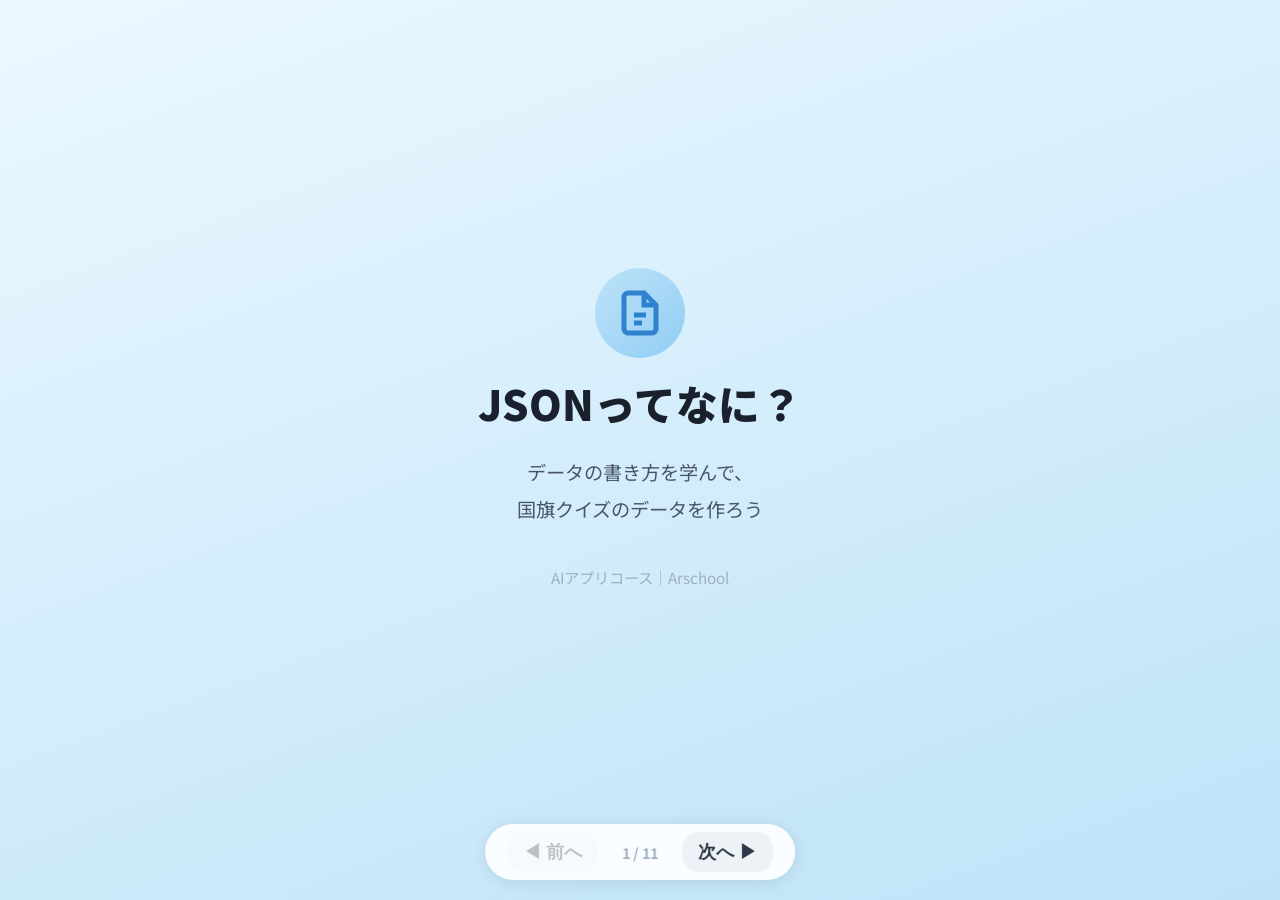
<file: docs/json-guide.html>
<!DOCTYPE html>
<html lang="ja">
<head>
<meta charset="UTF-8">
<meta name="viewport" content="width=device-width, initial-scale=1.0">
<title>JSONってなに？ - データの書き方を学ぼう</title>
<style>
  @import url('https://fonts.googleapis.com/css2?family=Noto+Sans+JP:wght@400;700;900&display=swap');

  * { margin: 0; padding: 0; box-sizing: border-box; }

  body {
    font-family: "Noto Sans JP", "Hiragino Sans", sans-serif;
    background: #f0f4f8;
    color: #2d3748;
    overflow: hidden;
    height: 100vh;
  }

  .slides { position: relative; width: 100%; height: 100vh; }

  .slide {
    position: absolute;
    top: 0; left: 0;
    width: 100%; height: 100%;
    display: flex;
    flex-direction: column;
    justify-content: center;
    align-items: center;
    padding: 40px 70px 80px;
    opacity: 0;
    pointer-events: none;
    transition: opacity 0.45s ease;
  }
  .slide.active { opacity: 1; pointer-events: auto; }

  h1 {
    font-size: 2.6rem;
    font-weight: 900;
    text-align: center;
    margin-bottom: 20px;
    line-height: 1.5;
    color: #1a202c;
  }
  h2 {
    font-size: 1.85rem;
    font-weight: 900;
    margin-bottom: 24px;
    text-align: center;
    color: #1a202c;
  }
  p { font-size: 1.2rem; line-height: 1.9; }
  .note { font-size: 1.0rem; color: #718096; line-height: 1.7; text-align: center; margin-top: 12px; }

  .c-blue { color: #3182ce; font-weight: 700; }
  .c-green { color: #2f855a; font-weight: 700; }
  .c-red { color: #c53030; font-weight: 700; }
  .c-purple { color: #6b46c1; font-weight: 700; }
  .c-orange { color: #c05621; font-weight: 700; }

  /* 背景 */
  .bg-cream    { background: linear-gradient(160deg, #fdf6ec 0%, #fcebd4 100%); }
  .bg-mint     { background: linear-gradient(160deg, #e6fffa 0%, #c6f6d5 100%); }
  .bg-sky      { background: linear-gradient(160deg, #ebf8ff 0%, #bee3f8 100%); }
  .bg-lavender { background: linear-gradient(160deg, #faf5ff 0%, #e9d8fd 100%); }
  .bg-peach    { background: linear-gradient(160deg, #fff5f5 0%, #fed7d7 100%); }
  .bg-lemon    { background: linear-gradient(160deg, #fffff0 0%, #fefcbf 100%); }
  .bg-white    { background: linear-gradient(160deg, #ffffff 0%, #f7fafc 100%); }

  /* コードブロック */
  .code {
    background: #1a202c;
    color: #e2e8f0;
    border-radius: 14px;
    padding: 20px 26px;
    font-family: "SF Mono", "Consolas", "Courier New", monospace;
    font-size: 0.95rem;
    line-height: 1.75;
    text-align: left;
    max-width: 620px;
    width: 100%;
    overflow-x: auto;
    box-shadow: 0 4px 16px rgba(0,0,0,0.12);
  }
  .code .k  { color: #90cdf4; }  /* キー */
  .code .s  { color: #9ae6b4; }  /* 文字列値 */
  .code .n  { color: #fbd38d; }  /* 数値 */
  .code .p  { color: #a0aec0; }  /* 記号 */
  .code .cm { color: #718096; }  /* コメント */
  .code .h  { color: #fc8181; }  /* ハイライト */

  /* カード */
  .card-row {
    display: flex;
    gap: 24px;
    margin: 18px 0;
    flex-wrap: wrap;
    justify-content: center;
  }
  .card {
    background: #fff;
    border-radius: 16px;
    padding: 24px 26px;
    box-shadow: 0 2px 12px rgba(0,0,0,0.06);
    flex: 1;
    min-width: 260px;
    max-width: 400px;
  }
  .card h3 {
    font-size: 1.15rem;
    font-weight: 900;
    margin-bottom: 12px;
    padding-bottom: 8px;
    border-bottom: 2px solid #e2e8f0;
  }
  .card p { font-size: 1.0rem; line-height: 1.8; }
  .card-csv  { border-left: 5px solid #ed8936; }
  .card-json { border-left: 5px solid #4299e1; }
  .card-ok   { border-left: 5px solid #48bb78; }
  .card-ng   { border-left: 5px solid #fc8181; }
  .card-info { border-left: 5px solid #4299e1; }
  .card-point { border-left: 5px solid #9f7aea; }

  /* 比較テーブル */
  .compare-table {
    border-collapse: collapse;
    margin: 16px auto;
    font-size: 1.0rem;
    box-shadow: 0 2px 12px rgba(0,0,0,0.06);
    border-radius: 12px;
    overflow: hidden;
  }
  .compare-table th, .compare-table td {
    padding: 12px 20px;
    text-align: center;
    border-bottom: 1px solid #e2e8f0;
  }
  .compare-table th {
    background: #2d3748;
    color: #fff;
    font-weight: 700;
  }
  .compare-table td { background: #fff; }
  .compare-table tr:last-child td { border-bottom: none; }
  .compare-table .csv-col { background: #fffaf0; }
  .compare-table .json-col { background: #ebf8ff; }

  /* 吹き出し */
  .bubble {
    background: #fff;
    border-radius: 16px;
    padding: 18px 26px;
    box-shadow: 0 2px 12px rgba(0,0,0,0.06);
    max-width: 620px;
    margin: 14px auto;
    font-size: 1.1rem;
    line-height: 1.8;
  }

  /* イラスト */
  .illust {
    width: 90px; height: 90px;
    border-radius: 50%;
    display: flex;
    align-items: center;
    justify-content: center;
    font-size: 2.4rem;
    margin: 0 auto 14px;
  }
  .illust-blue   { background: linear-gradient(135deg, #bee3f8, #90cdf4); }
  .illust-green  { background: linear-gradient(135deg, #c6f6d5, #9ae6b4); }
  .illust-orange { background: linear-gradient(135deg, #feebc8, #fbd38d); }
  .illust-purple { background: linear-gradient(135deg, #e9d8fd, #d6bcfa); }

  /* たとえ話 */
  .analogy {
    background: rgba(255,255,255,0.7);
    border-radius: 16px;
    padding: 22px 28px;
    margin: 16px 0;
    max-width: 640px;
    box-shadow: 0 1px 8px rgba(0,0,0,0.04);
  }
  .analogy-title {
    font-size: 0.85rem;
    font-weight: 700;
    color: #6b46c1;
    text-transform: uppercase;
    letter-spacing: 2px;
    margin-bottom: 8px;
  }
  .analogy p { font-size: 1.05rem; }

  /* ラベル付きコード */
  .code-label {
    display: inline-block;
    background: #4a5568;
    color: #e2e8f0;
    font-size: 0.8rem;
    font-weight: 700;
    padding: 3px 12px;
    border-radius: 8px 8px 0 0;
    margin-bottom: -2px;
    position: relative;
    z-index: 1;
  }

  /* 矢印 */
  .arrow-down {
    text-align: center;
    font-size: 1.6rem;
    color: #a0aec0;
    margin: 6px 0;
  }

  /* ナビ */
  .nav {
    position: fixed;
    bottom: 20px;
    left: 50%;
    transform: translateX(-50%);
    display: flex;
    align-items: center;
    gap: 14px;
    z-index: 100;
    background: rgba(255,255,255,0.9);
    padding: 8px 22px;
    border-radius: 28px;
    box-shadow: 0 2px 16px rgba(0,0,0,0.1);
    backdrop-filter: blur(8px);
  }
  .nav button {
    background: #edf2f7;
    border: none;
    color: #2d3748;
    font-size: 1.1rem;
    padding: 8px 16px;
    border-radius: 16px;
    cursor: pointer;
    transition: background 0.2s;
    font-weight: 700;
  }
  .nav button:hover { background: #e2e8f0; }
  .nav button:disabled { opacity: 0.3; cursor: default; }
  .nav .pg {
    font-size: 0.9rem;
    color: #a0aec0;
    min-width: 56px;
    text-align: center;
    font-weight: 700;
  }

  @media (max-width: 700px) {
    .slide { padding: 30px 20px; }
    h1 { font-size: 1.8rem; }
    h2 { font-size: 1.4rem; }
    p { font-size: 1.0rem; }
    .code { font-size: 0.82rem; padding: 14px 16px; }
    .card { min-width: 220px; }
  }
</style>
</head>
<body>

<div class="slides">

  <!-- 1: 表紙 -->
  <div class="slide bg-sky active">
    <div class="illust illust-blue">
      <svg width="48" height="48" viewBox="0 0 24 24" fill="none" stroke="#3182ce" stroke-width="2.5"><path d="M14 2H6a2 2 0 0 0-2 2v16a2 2 0 0 0 2 2h12a2 2 0 0 0 2-2V8z"/><polyline points="14 2 14 8 20 8"/><line x1="9" y1="13" x2="15" y2="13"/><line x1="9" y1="17" x2="13" y2="17"/></svg>
    </div>
    <h1>JSONってなに？</h1>
    <p style="text-align:center; color:#4a5568;">
      データの書き方を学んで、<br>国旗クイズのデータを作ろう
    </p>
    <p style="margin-top: 36px; color: #a0aec0; font-size: 0.95rem;">AIアプリコース｜Arschool</p>
  </div>

  <!-- 2: 前回のおさらい：CSV -->
  <div class="slide bg-cream">
    <h2>前回のおさらい：CSVファイル</h2>
    <p style="text-align:center; margin-bottom:16px;">
      タイピングゲームでは、問題データを<br>
      <span class="c-orange">CSV（シーエスブイ）</span>という形式で管理しました。
    </p>
    <div class="code-label" style="margin-left:20px;">words.csv</div>
    <div class="code" style="max-width:480px;">
      <span class="s">apple</span><span class="p">,</span><span class="s">りんご</span><br>
      <span class="s">banana</span><span class="p">,</span><span class="s">バナナ</span><br>
      <span class="s">cat</span><span class="p">,</span><span class="s">ねこ</span><br>
      <span class="s">dog</span><span class="p">,</span><span class="s">いぬ</span>
    </div>
    <div class="bubble" style="margin-top:18px;">
      <p>
        CSVは<span class="c-orange">カンマ（ , ）で区切っただけ</span>のシンプルな形式。<br>
        「英単語」と「日本語の意味」のような<br>
        <span class="c-orange">2つの情報をセットにする</span>のに向いています。
      </p>
    </div>
  </div>

  <!-- 3: CSVだと困ること -->
  <div class="slide bg-peach">
    <h2>CSVだと困ることがある</h2>
    <p style="text-align:center; margin-bottom:16px;">
      国旗クイズには、1つの問題にたくさんの情報が必要です。
    </p>
    <div style="text-align:center; margin-bottom:14px;">
      <span style="background:#fff; border-radius:10px; padding:8px 16px; display:inline-block; font-size:1.0rem; box-shadow:0 1px 6px rgba(0,0,0,0.06);">
        国名、画像、地域、難易度、選択肢1、選択肢2、選択肢3、選択肢4、正解番号
      </span>
    </div>
    <p style="text-align:center; margin-bottom:16px; font-size:1.1rem;">
      これをCSVで書くと……
    </p>
    <div class="code" style="max-width:580px; font-size:0.82rem;">
      <span class="s">jp</span><span class="p">,</span><span class="s">日本</span><span class="p">,</span><span class="s">flags/jp.png</span><span class="p">,</span><span class="s">アジア</span><span class="p">,</span><span class="n">1</span><span class="p">,</span><span class="s">日本</span><span class="p">,</span><span class="s">韓国</span><span class="p">,</span><span class="s">中国</span><span class="p">,</span><span class="s">モンゴル</span><span class="p">,</span><span class="n">0</span><br>
      <span class="s">fr</span><span class="p">,</span><span class="s">フランス</span><span class="p">,</span><span class="s">flags/fr.png</span><span class="p">,</span><span class="s">ヨーロッパ</span><span class="p">,</span><span class="n">1</span><span class="p">,</span><span class="s">フランス</span><span class="p">,</span><span class="s">ドイツ</span><span class="p">,</span><span class="s">イタリア</span><span class="p">,</span><span class="s">スペイン</span><span class="p">,</span><span class="n">0</span>
    </div>
    <div class="bubble" style="margin-top:16px;">
      <p>
        <span class="c-red">どのカンマが何番目かわからなくなる。</span><br>
        「5番目のカンマの後が選択肢1で……」なんて数えるのは大変。<br>
        <span class="c-red">読みにくいし、間違いやすい！</span>
      </p>
    </div>
  </div>

  <!-- 4: JSONなら解決 -->
  <div class="slide bg-mint">
    <h2>JSONなら「名前付き」で書ける</h2>
    <p style="text-align:center; margin-bottom:14px;">
      <span class="c-blue">JSON（ジェイソン）</span>は、データに<span class="c-blue">名前をつけて</span>書ける形式です。
    </p>
    <div class="code-label" style="margin-left:20px;">quiz.json（1問分）</div>
    <div class="code" style="font-size:0.9rem;">
      <span class="p">{</span><br>
      <span class="p">  </span><span class="k">"country"</span><span class="p">: </span><span class="s">"日本"</span><span class="p">,</span><br>
      <span class="p">  </span><span class="k">"image"</span><span class="p">:   </span><span class="s">"flags/jp.png"</span><span class="p">,</span><br>
      <span class="p">  </span><span class="k">"region"</span><span class="p">:  </span><span class="s">"アジア"</span><span class="p">,</span><br>
      <span class="p">  </span><span class="k">"difficulty"</span><span class="p">: </span><span class="n">1</span><span class="p">,</span><br>
      <span class="p">  </span><span class="k">"choices"</span><span class="p">: [</span><span class="s">"日本"</span><span class="p">, </span><span class="s">"韓国"</span><span class="p">, </span><span class="s">"中国"</span><span class="p">, </span><span class="s">"モンゴル"</span><span class="p">],</span><br>
      <span class="p">  </span><span class="k">"correctIndex"</span><span class="p">: </span><span class="n">0</span><br>
      <span class="p">}</span>
    </div>
    <div class="bubble" style="margin-top:14px;">
      <p>
        <span class="c-blue">"country"</span> が国名、<span class="c-blue">"region"</span> が地域、<span class="c-blue">"choices"</span> が選択肢……<br>
        名前がついているから、<span class="c-green">何がどのデータかすぐわかる！</span>
      </p>
    </div>
  </div>

  <!-- 5: CSV vs JSON 比較 -->
  <div class="slide bg-lemon">
    <h2>CSV と JSON の比較</h2>
    <table class="compare-table">
      <tr>
        <th style="width:180px;"></th>
        <th style="width:220px;">CSV</th>
        <th style="width:220px;">JSON</th>
      </tr>
      <tr>
        <td style="font-weight:700; background:#f7fafc;">正式名称</td>
        <td class="csv-col">Comma-Separated Values<br><span style="font-size:0.85rem; color:#718096;">カンマ区切りの値</span></td>
        <td class="json-col">JavaScript Object Notation<br><span style="font-size:0.85rem; color:#718096;">JavaScriptのデータの書き方</span></td>
      </tr>
      <tr>
        <td style="font-weight:700; background:#f7fafc;">書き方</td>
        <td class="csv-col">カンマ（ , ）で区切る</td>
        <td class="json-col">名前と値をセットで書く</td>
      </tr>
      <tr>
        <td style="font-weight:700; background:#f7fafc;">向いている<br>データ</td>
        <td class="csv-col">列が少ないシンプルな表</td>
        <td class="json-col">複雑で入れ子のあるデータ</td>
      </tr>
      <tr>
        <td style="font-weight:700; background:#f7fafc;">読みやすさ</td>
        <td class="csv-col">列が増えると<br>わかりにくくなる</td>
        <td class="json-col">名前付きなので<br>いつでもわかりやすい</td>
      </tr>
      <tr>
        <td style="font-weight:700; background:#f7fafc;">JavaScriptとの<br>相性</td>
        <td class="csv-col">変換が必要</td>
        <td class="json-col">そのまま使える</td>
      </tr>
    </table>
    <p class="note">
      CSVはスプレッドシート（Excel）向き。JSONはWebアプリ向き。<br>どちらが良い悪いではなく、用途によって使い分けます。
    </p>
  </div>

  <!-- 6: JSONの書き方ルール -->
  <div class="slide bg-lavender">
    <h2>JSONの書き方ルール</h2>
    <div class="card-row">
      <div class="card card-info">
        <h3>{ } で囲む</h3>
        <p>
          1つのデータのまとまりは<br>
          <span class="c-blue">波カッコ { }</span> で囲みます。<br>
          これを<span class="c-blue">「オブジェクト」</span>と呼びます。
        </p>
      </div>
      <div class="card card-info">
        <h3>"名前": 値</h3>
        <p>
          データは<span class="c-blue">"名前": 値</span> の形で書きます。<br>
          名前は必ず<span class="c-blue">ダブルクォーテーション " "</span> で囲みます。
        </p>
      </div>
    </div>
    <div class="card-row">
      <div class="card card-info">
        <h3>[ ] はリスト</h3>
        <p>
          複数の値を並べるときは<br>
          <span class="c-blue">角カッコ [ ]</span> で囲みます。<br>
          選択肢のように<span class="c-blue">同じ種類のものが複数</span>あるときに使います。
        </p>
      </div>
      <div class="card card-info">
        <h3>, で区切る</h3>
        <p>
          データが複数あるときは<br>
          <span class="c-blue">カンマ , </span>で区切ります。<br>
          ただし<span class="c-red">最後の項目の後にはカンマを付けない</span>のがルール。
        </p>
      </div>
    </div>
  </div>

  <!-- 7: 値の種類 -->
  <div class="slide bg-cream">
    <h2>値にはいろいろな種類がある</h2>
    <div class="code" style="font-size:0.92rem; max-width: 540px;">
      <span class="p">{</span><br>
      <span class="p">  </span><span class="k">"country"</span><span class="p">: </span><span class="s">"日本"</span><span class="p">,</span>          <span class="cm">← 文字列（" " で囲む）</span><br>
      <span class="p">  </span><span class="k">"difficulty"</span><span class="p">: </span><span class="n">1</span><span class="p">,</span>            <span class="cm">← 数値（そのまま）</span><br>
      <span class="p">  </span><span class="k">"choices"</span><span class="p">: [</span><span class="s">"日本"</span><span class="p">, </span><span class="s">"韓国"</span><span class="p">],</span>  <span class="cm">← リスト</span><br>
      <span class="p">  </span><span class="k">"correctIndex"</span><span class="p">: </span><span class="n">0</span>         <span class="cm">← 数値</span><br>
      <span class="p">}</span>
    </div>
    <div class="card-row" style="margin-top:20px;">
      <div class="card card-point" style="max-width:500px;">
        <h3>correctIndex の「0」って？</h3>
        <p>
          プログラムの世界では、番号を<span class="c-purple">0から</span>数えます。<br><br>
          choices: [<span class="c-purple">"日本"</span>, "韓国", "中国", "モンゴル"]<br>
          &emsp;&emsp;&emsp;&emsp;&emsp;<span class="c-purple">0番目</span>&emsp;1番目&emsp;2番目&emsp;3番目<br><br>
          correctIndex: 0 → 正解は<span class="c-purple">0番目の「日本」</span>
        </p>
      </div>
    </div>
  </div>

  <!-- 8: 複数の問題を並べる -->
  <div class="slide bg-sky">
    <h2>複数の問題を並べる</h2>
    <p style="text-align:center; margin-bottom:14px;">
      1問ずつの { } を、<span class="c-blue">[ ] の中にカンマ区切りで並べる</span>とクイズデータの完成！
    </p>
    <div class="code-label" style="margin-left:20px;">quiz.json</div>
    <div class="code" style="font-size:0.85rem;">
      <span class="h">[</span><br>
      <span class="p">  {</span><br>
      <span class="p">    </span><span class="k">"country"</span><span class="p">: </span><span class="s">"日本"</span><span class="p">,</span><br>
      <span class="p">    </span><span class="k">"image"</span><span class="p">: </span><span class="s">"flags/jp.png"</span><span class="p">,</span><br>
      <span class="p">    </span><span class="k">"region"</span><span class="p">: </span><span class="s">"アジア"</span><span class="p">,</span><br>
      <span class="p">    </span><span class="k">"difficulty"</span><span class="p">: </span><span class="n">1</span><span class="p">,</span><br>
      <span class="p">    </span><span class="k">"choices"</span><span class="p">: [</span><span class="s">"日本"</span><span class="p">, </span><span class="s">"韓国"</span><span class="p">, </span><span class="s">"中国"</span><span class="p">, </span><span class="s">"モンゴル"</span><span class="p">],</span><br>
      <span class="p">    </span><span class="k">"correctIndex"</span><span class="p">: </span><span class="n">0</span><br>
      <span class="p">  }</span><span class="h">,</span>            <span class="cm">← カンマで区切る</span><br>
      <span class="p">  {</span><br>
      <span class="p">    </span><span class="k">"country"</span><span class="p">: </span><span class="s">"フランス"</span><span class="p">,</span><br>
      <span class="p">    </span><span class="cm">...</span><br>
      <span class="p">  }</span><br>
      <span class="h">]</span>
    </div>
    <p class="note">
      全体を [ ] で囲むのを忘れずに。<br>
      最後の問題の } の後にはカンマを付けません。
    </p>
  </div>

  <!-- 9: 国旗クイズのデータ構造 全体像 -->
  <div class="slide bg-mint">
    <h2>国旗クイズのデータ構造</h2>
    <p style="text-align:center; margin-bottom:16px;">
      1問分のデータには、次の情報が入っています。
    </p>
    <div class="code" style="font-size:0.9rem;">
      <span class="p">{</span><br>
      <span class="p">  </span><span class="k">"code"</span><span class="p">: </span><span class="s">"jp"</span><span class="p">,</span>              <span class="cm">← 国コード（画像名と同じ）</span><br>
      <span class="p">  </span><span class="k">"country"</span><span class="p">: </span><span class="s">"日本"</span><span class="p">,</span>           <span class="cm">← 国名</span><br>
      <span class="p">  </span><span class="k">"image"</span><span class="p">: </span><span class="s">"flags/jp.png"</span><span class="p">,</span>   <span class="cm">← 国旗画像のパス</span><br>
      <span class="p">  </span><span class="k">"region"</span><span class="p">: </span><span class="s">"アジア"</span><span class="p">,</span>         <span class="cm">← 地域（6つ）</span><br>
      <span class="p">  </span><span class="k">"difficulty"</span><span class="p">: </span><span class="n">1</span><span class="p">,</span>            <span class="cm">← 難易度（1:簡単 2:普通 3:難しい）</span><br>
      <span class="p">  </span><span class="k">"choices"</span><span class="p">: [</span>                <span class="cm">← 選択肢（4つ）</span><br>
      <span class="p">    </span><span class="s">"日本"</span><span class="p">, </span><span class="s">"韓国"</span><span class="p">, </span><span class="s">"中国"</span><span class="p">, </span><span class="s">"モンゴル"</span><br>
      <span class="p">  ],</span><br>
      <span class="p">  </span><span class="k">"correctIndex"</span><span class="p">: </span><span class="n">0</span>          <span class="cm">← 正解（0番目 = "日本"）</span><br>
      <span class="p">}</span>
    </div>
  </div>

  <!-- 10: AIにJSONを作ってもらおう -->
  <div class="slide bg-lavender">
    <h2>AIにJSONデータを作ってもらおう</h2>
    <p style="text-align:center; margin-bottom:14px;">
      構造がわかったら、AIにお願いして<br>
      クイズデータを作ってもらいましょう！
    </p>
    <p style="text-align:center; margin-bottom:16px; font-size:1.05rem;">
      一度に全部頼むのではなく、<span class="c-purple">少しずつ確認しながら進める</span>のがコツです。
    </p>
    <div class="card-row">
      <div class="card card-point" style="max-width:540px;">
        <h3>ステップ1：まず構造を伝えて少しだけ作ってもらう</h3>
        <p style="font-size:0.95rem;">
          「世界の国旗クイズを作りたい。まずは2〜3問だけ、<br>
          さっき学んだJSONの形で作ってみて」<br><br>
          → できたデータを見て、構造が合っているか確認する。
        </p>
      </div>
    </div>
    <div class="card-row">
      <div class="card card-ok" style="max-width:540px;">
        <h3>ステップ2：OKなら残りを全部お願いする</h3>
        <p style="font-size:0.95rem;">
          「いい感じ！この構造で、世界中の全ての国の分を作って。<br>
          地域ごとに分けて、有名な国とマイナーな国で<br>
          難易度も変えてね」<br><br>
          → 量が多いので、地域ごとに分けて頼んでもOK。
        </p>
      </div>
    </div>
    <div class="bubble" style="margin-top:10px;">
      <p style="text-align:center; font-size:1.0rem;">
        JSONの構造を理解しているから、<br>
        AIが作ったデータが<span class="c-green">正しいかどうか自分で判断</span>できる。
      </p>
    </div>
  </div>

  <!-- 11: まとめ -->
  <div class="slide bg-cream">
    <div class="illust illust-green">
      <svg width="48" height="48" viewBox="0 0 24 24" fill="none" stroke="#2f855a" stroke-width="2.5"><polyline points="20 6 9 17 4 12"/></svg>
    </div>
    <h1>まとめ</h1>
    <div style="max-width: 600px;">
      <div class="bubble" style="margin: 10px 0;">
        <p><span class="c-orange">CSV</span>はカンマ区切りのシンプルな形式。列が少ないデータに向いている。</p>
      </div>
      <div class="bubble" style="margin: 10px 0;">
        <p><span class="c-blue">JSON</span>はデータに名前をつけて書く形式。複雑なデータでも読みやすい。</p>
      </div>
      <div class="bubble" style="margin: 10px 0;">
        <p>JSONの構造を理解していると、AIに<span class="c-green">具体的で正確な指示</span>を出せる。</p>
      </div>
      <div class="bubble" style="margin: 10px 0;">
        <p>Webアプリのデータ管理には<span class="c-blue">JSON</span>がよく使われている。<br>
        プロのエンジニアも同じ形式を使っている。</p>
      </div>
    </div>
    <p style="margin-top: 24px; color: #a0aec0; font-size: 0.95rem;">AIアプリコース｜Arschool</p>
  </div>

</div>

<!-- ナビゲーション -->
<div class="nav">
  <button id="prev-btn" disabled>◀ 前へ</button>
  <span class="pg"><span id="cp">1</span> / <span id="tp">11</span></span>
  <button id="next-btn">次へ ▶</button>
</div>

<script>
  const slides = document.querySelectorAll('.slide');
  const prevBtn = document.getElementById('prev-btn');
  const nextBtn = document.getElementById('next-btn');
  const cpEl = document.getElementById('cp');
  let cur = 0;

  function go(n) {
    slides.forEach(s => s.classList.remove('active'));
    slides[n].classList.add('active');
    cur = n;
    cpEl.textContent = n + 1;
    prevBtn.disabled = n === 0;
    nextBtn.disabled = n === slides.length - 1;
  }

  prevBtn.addEventListener('click', () => { if (cur > 0) go(cur - 1); });
  nextBtn.addEventListener('click', () => { if (cur < slides.length - 1) go(cur + 1); });

  document.addEventListener('keydown', e => {
    if (e.key === 'ArrowRight' || e.key === ' ') { e.preventDefault(); if (cur < slides.length - 1) go(cur + 1); }
    if (e.key === 'ArrowLeft') { if (cur > 0) go(cur - 1); }
  });
</script>

</body>
</html>
</file>
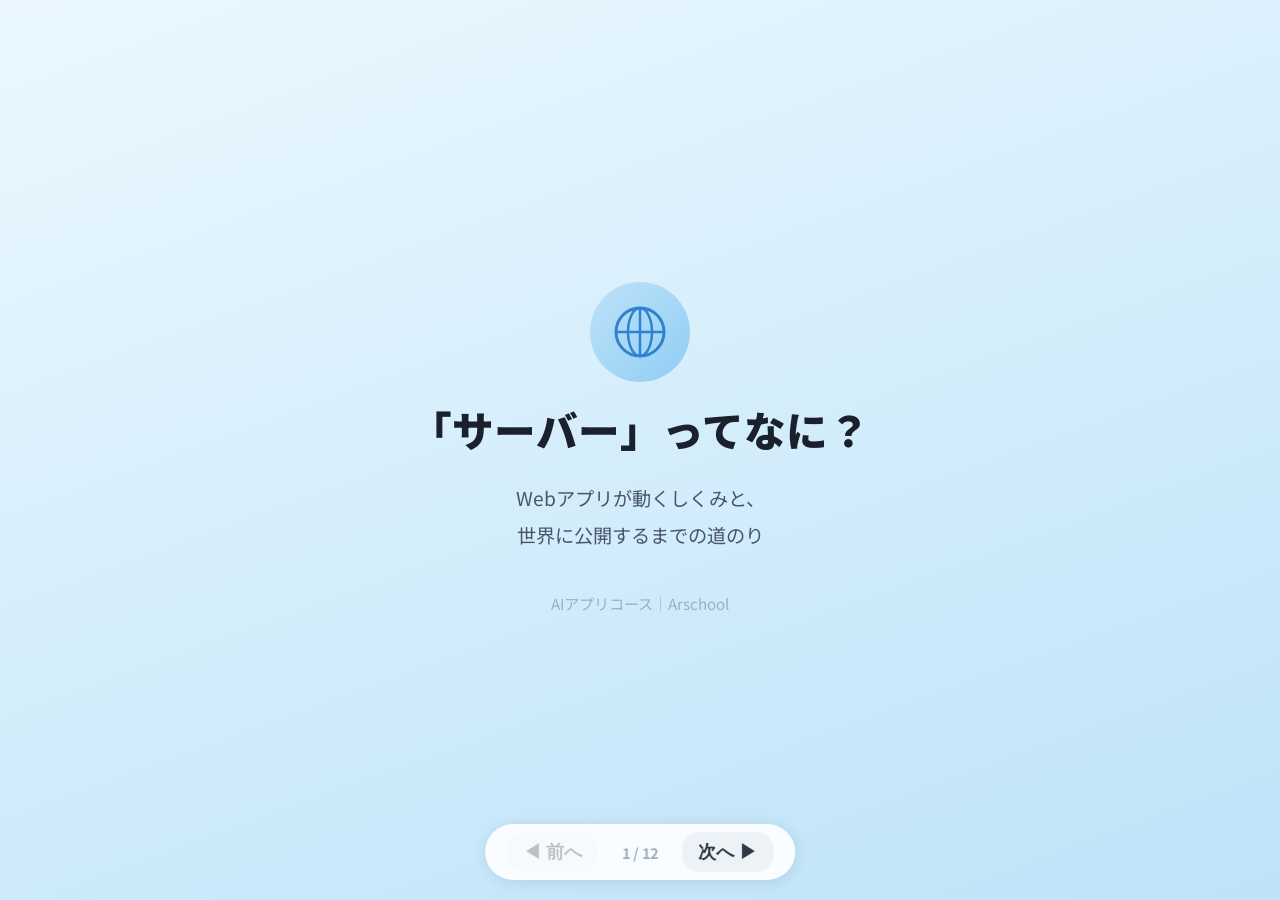
<file: docs/local-server-guide.html>
<!DOCTYPE html>
<html lang="ja">
<head>
<meta charset="UTF-8">
<meta name="viewport" content="width=device-width, initial-scale=1.0">
<title>サーバーってなに？ - Webアプリのしくみ</title>
<style>
  @import url('https://fonts.googleapis.com/css2?family=Noto+Sans+JP:wght@400;700;900&display=swap');

  * { margin: 0; padding: 0; box-sizing: border-box; }

  body {
    font-family: "Noto Sans JP", "Hiragino Sans", sans-serif;
    background: #f0f4f8;
    color: #2d3748;
    overflow: hidden;
    height: 100vh;
  }

  /* ===== スライド ===== */
  .slides { position: relative; width: 100%; height: 100vh; }

  .slide {
    position: absolute;
    top: 0; left: 0;
    width: 100%; height: 100%;
    display: flex;
    flex-direction: column;
    justify-content: center;
    align-items: center;
    padding: 50px 70px;
    opacity: 0;
    pointer-events: none;
    transition: opacity 0.45s ease;
  }
  .slide.active { opacity: 1; pointer-events: auto; }

  /* ===== タイポグラフィ ===== */
  h1 {
    font-size: 2.6rem;
    font-weight: 900;
    text-align: center;
    margin-bottom: 20px;
    line-height: 1.5;
    color: #1a202c;
  }
  h2 {
    font-size: 1.85rem;
    font-weight: 900;
    margin-bottom: 28px;
    text-align: center;
    color: #1a202c;
  }
  p { font-size: 1.25rem; line-height: 1.9; }
  .note { font-size: 1.05rem; color: #718096; line-height: 1.7; text-align: center; margin-top: 14px; }

  /* カラーアクセント */
  .c-blue { color: #3182ce; font-weight: 700; }
  .c-green { color: #2f855a; font-weight: 700; }
  .c-red { color: #c53030; font-weight: 700; }
  .c-purple { color: #6b46c1; font-weight: 700; }
  .c-orange { color: #c05621; font-weight: 700; }

  /* ===== 背景テーマ ===== */
  .bg-cream   { background: linear-gradient(160deg, #fdf6ec 0%, #fcebd4 100%); }
  .bg-mint    { background: linear-gradient(160deg, #e6fffa 0%, #c6f6d5 100%); }
  .bg-sky     { background: linear-gradient(160deg, #ebf8ff 0%, #bee3f8 100%); }
  .bg-lavender{ background: linear-gradient(160deg, #faf5ff 0%, #e9d8fd 100%); }
  .bg-peach   { background: linear-gradient(160deg, #fff5f5 0%, #fed7d7 100%); }
  .bg-lemon   { background: linear-gradient(160deg, #fffff0 0%, #fefcbf 100%); }
  .bg-white   { background: linear-gradient(160deg, #ffffff 0%, #f7fafc 100%); }

  /* ===== 図解ボックス ===== */
  .diagram {
    display: flex;
    align-items: center;
    justify-content: center;
    gap: 20px;
    margin: 24px 0;
    flex-wrap: wrap;
  }
  .box {
    background: #fff;
    border-radius: 16px;
    padding: 22px 28px;
    text-align: center;
    box-shadow: 0 2px 12px rgba(0,0,0,0.06);
    min-width: 160px;
  }
  .box-icon {
    width: 56px; height: 56px;
    margin: 0 auto 10px;
    border-radius: 14px;
    display: flex;
    align-items: center;
    justify-content: center;
    font-size: 1.6rem;
    font-weight: 900;
    color: #fff;
  }
  .box-blue    .box-icon { background: linear-gradient(135deg, #4299e1, #3182ce); }
  .box-green   .box-icon { background: linear-gradient(135deg, #48bb78, #2f855a); }
  .box-orange  .box-icon { background: linear-gradient(135deg, #ed8936, #c05621); }
  .box-purple  .box-icon { background: linear-gradient(135deg, #9f7aea, #6b46c1); }
  .box-red     .box-icon { background: linear-gradient(135deg, #fc8181, #c53030); }
  .box .label { font-size: 1.05rem; font-weight: 700; margin-bottom: 4px; }
  .box .sub { font-size: 0.85rem; color: #718096; line-height: 1.5; }

  .arrow {
    font-size: 1.6rem;
    color: #a0aec0;
    flex-shrink: 0;
  }

  /* ===== カード ===== */
  .card-row {
    display: flex;
    gap: 24px;
    margin: 20px 0;
    flex-wrap: wrap;
    justify-content: center;
  }
  .card {
    background: #fff;
    border-radius: 16px;
    padding: 26px 28px;
    box-shadow: 0 2px 12px rgba(0,0,0,0.06);
    flex: 1;
    min-width: 260px;
    max-width: 380px;
  }
  .card h3 {
    font-size: 1.2rem;
    font-weight: 900;
    margin-bottom: 14px;
    padding-bottom: 10px;
    border-bottom: 2px solid #e2e8f0;
  }
  .card p { font-size: 1.05rem; line-height: 1.8; }
  .card-ok { border-left: 5px solid #48bb78; }
  .card-ng { border-left: 5px solid #fc8181; }
  .card-info { border-left: 5px solid #4299e1; }

  /* ===== 吹き出し ===== */
  .bubble {
    background: #fff;
    border-radius: 16px;
    padding: 20px 28px;
    box-shadow: 0 2px 12px rgba(0,0,0,0.06);
    max-width: 600px;
    position: relative;
    margin: 16px auto;
    font-size: 1.15rem;
    line-height: 1.8;
  }

  /* ===== コードブロック ===== */
  .code {
    background: #2d3748;
    color: #e2e8f0;
    border-radius: 12px;
    padding: 18px 24px;
    font-family: "SF Mono", "Consolas", monospace;
    font-size: 1.05rem;
    line-height: 1.7;
    margin: 14px auto;
    max-width: 560px;
    text-align: left;
  }
  .code .g { color: #68d391; }
  .code .b { color: #63b3ed; }
  .code .dim { color: #718096; }

  /* ===== イラスト代わりの図 ===== */
  .illust {
    width: 100px; height: 100px;
    border-radius: 50%;
    display: flex;
    align-items: center;
    justify-content: center;
    font-size: 2.8rem;
    margin: 0 auto 16px;
  }
  .illust-blue { background: linear-gradient(135deg, #bee3f8, #90cdf4); }
  .illust-green { background: linear-gradient(135deg, #c6f6d5, #9ae6b4); }
  .illust-orange { background: linear-gradient(135deg, #feebc8, #fbd38d); }
  .illust-purple { background: linear-gradient(135deg, #e9d8fd, #d6bcfa); }

  /* ===== たとえ話セクション ===== */
  .analogy {
    background: rgba(255,255,255,0.7);
    border-radius: 16px;
    padding: 24px 32px;
    margin: 20px 0;
    max-width: 650px;
    box-shadow: 0 1px 8px rgba(0,0,0,0.04);
  }
  .analogy-title {
    font-size: 0.9rem;
    font-weight: 700;
    color: #6b46c1;
    text-transform: uppercase;
    letter-spacing: 2px;
    margin-bottom: 10px;
  }
  .analogy p { font-size: 1.1rem; }

  /* ===== ステップ ===== */
  .steps {
    display: flex;
    gap: 16px;
    flex-wrap: wrap;
    justify-content: center;
    margin: 20px 0;
  }
  .step {
    background: #fff;
    border-radius: 16px;
    padding: 20px 18px;
    text-align: center;
    width: 170px;
    box-shadow: 0 2px 12px rgba(0,0,0,0.06);
  }
  .step-num {
    display: inline-flex;
    align-items: center;
    justify-content: center;
    width: 34px; height: 34px;
    border-radius: 50%;
    font-weight: 900;
    font-size: 1rem;
    color: #fff;
    margin-bottom: 10px;
  }
  .step-num-blue { background: #4299e1; }
  .step-num-green { background: #48bb78; }
  .step-num-purple { background: #9f7aea; }
  .step-num-orange { background: #ed8936; }
  .step-icon { font-size: 1.8rem; margin-bottom: 6px; }
  .step-text { font-size: 0.9rem; line-height: 1.5; font-weight: 700; }

  /* ===== サービスリスト ===== */
  .svc-row {
    display: flex; gap: 20px; flex-wrap: wrap; justify-content: center; margin: 18px 0;
  }
  .svc {
    background: #fff;
    border-radius: 14px;
    padding: 20px 24px;
    text-align: center;
    min-width: 180px;
    box-shadow: 0 2px 10px rgba(0,0,0,0.05);
  }
  .svc-name { font-size: 1.1rem; font-weight: 900; margin-bottom: 4px; }
  .svc-desc { font-size: 0.85rem; color: #718096; line-height: 1.5; }
  .svc-badge {
    display: inline-block;
    background: #c6f6d5;
    color: #22543d;
    font-size: 0.75rem;
    font-weight: 700;
    padding: 2px 10px;
    border-radius: 8px;
    margin-top: 6px;
  }

  /* ===== アドレスバー風 ===== */
  .address-bar {
    background: #fff;
    border-radius: 10px;
    padding: 12px 22px;
    box-shadow: 0 2px 8px rgba(0,0,0,0.08);
    font-family: "SF Mono", "Consolas", monospace;
    font-size: 1.15rem;
    display: inline-block;
    margin: 10px 0;
    border: 2px solid #e2e8f0;
  }
  .address-bar .lock { color: #48bb78; margin-right: 6px; }

  /* ===== ナビゲーション ===== */
  .nav {
    position: fixed;
    bottom: 20px;
    left: 50%;
    transform: translateX(-50%);
    display: flex;
    align-items: center;
    gap: 14px;
    z-index: 100;
    background: rgba(255,255,255,0.9);
    padding: 8px 22px;
    border-radius: 28px;
    box-shadow: 0 2px 16px rgba(0,0,0,0.1);
    backdrop-filter: blur(8px);
  }
  .nav button {
    background: #edf2f7;
    border: none;
    color: #2d3748;
    font-size: 1.1rem;
    padding: 8px 16px;
    border-radius: 16px;
    cursor: pointer;
    transition: background 0.2s;
    font-weight: 700;
  }
  .nav button:hover { background: #e2e8f0; }
  .nav button:disabled { opacity: 0.3; cursor: default; }
  .nav .pg {
    font-size: 0.9rem;
    color: #a0aec0;
    min-width: 56px;
    text-align: center;
    font-weight: 700;
  }

  /* ===== レスポンシブ ===== */
  @media (max-width: 700px) {
    .slide { padding: 30px 24px; }
    h1 { font-size: 1.8rem; }
    h2 { font-size: 1.4rem; }
    p { font-size: 1.05rem; }
    .box { min-width: 130px; padding: 16px; }
    .card { min-width: 220px; }
  }
</style>
</head>
<body>

<div class="slides">

  <!-- 1: 表紙 -->
  <div class="slide bg-sky active">
    <div class="illust illust-blue">
      <svg width="56" height="56" viewBox="0 0 56 56" fill="none"><circle cx="28" cy="28" r="24" stroke="#3182ce" stroke-width="3"/><ellipse cx="28" cy="28" rx="12" ry="24" stroke="#3182ce" stroke-width="2.5"/><line x1="4" y1="28" x2="52" y2="28" stroke="#3182ce" stroke-width="2.5"/><line x1="28" y1="4" x2="28" y2="52" stroke="#3182ce" stroke-width="2.5"/></svg>
    </div>
    <h1>「サーバー」ってなに？</h1>
    <p style="text-align:center; color:#4a5568; font-size:1.2rem;">
      Webアプリが動くしくみと、<br>世界に公開するまでの道のり
    </p>
    <p style="margin-top: 36px; color: #a0aec0; font-size: 0.95rem;">AIアプリコース｜Arschool</p>
  </div>

  <!-- 2: HTMLファイルを開くと -->
  <div class="slide bg-cream">
    <h2>HTMLファイルをダブルクリックすると</h2>
    <div class="diagram">
      <div class="box box-orange">
        <div class="box-icon">
          <svg width="28" height="28" viewBox="0 0 24 24" fill="none" stroke="#fff" stroke-width="2.5"><path d="M14 2H6a2 2 0 0 0-2 2v16a2 2 0 0 0 2 2h12a2 2 0 0 0 2-2V8z"/><polyline points="14 2 14 8 20 8"/></svg>
        </div>
        <div class="label">index.html</div>
        <div class="sub">ダブルクリック</div>
      </div>
      <div class="arrow">→</div>
      <div class="box box-blue">
        <div class="box-icon">
          <svg width="28" height="28" viewBox="0 0 24 24" fill="none" stroke="#fff" stroke-width="2.5"><circle cx="12" cy="12" r="10"/><line x1="2" y1="12" x2="22" y2="12"/><path d="M12 2a15.3 15.3 0 0 1 4 10 15.3 15.3 0 0 1-4 10 15.3 15.3 0 0 1-4-10 15.3 15.3 0 0 1 4-10z"/></svg>
        </div>
        <div class="label">ブラウザで表示</div>
        <div class="sub">Chrome / Safari</div>
      </div>
    </div>
    <p style="text-align:center; margin-top:16px;">
      このとき、ブラウザのアドレス欄には<br>こんな表示が出ます：
    </p>
    <div class="address-bar">
      <span class="c-red">file://</span>/Users/tanaka/Desktop/index.html
    </div>
    <p style="text-align:center; margin-top:14px; font-size:1.15rem;">
      これは<span class="c-red">パソコンの中のファイルを直接ひらいている</span>状態。<br>
      インターネットにはつながっていません。
    </p>
  </div>

  <!-- 3: 直接ひらくと困ること -->
  <div class="slide bg-peach">
    <h2>直接ひらくと困ることがある</h2>
    <p style="text-align:center; margin-bottom:20px;">
      HTMLファイルには <span class="c-blue">CSS</span> や <span class="c-blue">JavaScript</span> など<br>
      他のファイルを読み込むための指示が書いてあります。
    </p>
    <div class="card-row">
      <div class="card card-ok">
        <h3>読み込める</h3>
        <p>
          <span class="c-green">HTMLに最初から書いてある</span>読み込み指示<br><br>
          CSSファイル、JavaScriptファイルなど、<br>
          HTMLが「このファイルも一緒に使います」と<br>
          最初から宣言しているものは読み込めます。
        </p>
      </div>
      <div class="card card-ng">
        <h3>読み込めない</h3>
        <p>
          <span class="c-red">あとから追加で読みに行く</span>ファイル<br><br>
          たとえばクイズの問題データ（JSONファイル）のように、<br>
          JavaScriptが<span class="c-red">「実行中にこのデータをください」</span>と<br>
          リクエストするものはブロックされます。
        </p>
      </div>
    </div>
  </div>

  <!-- 4: なぜブロック？ -->
  <div class="slide bg-lavender">
    <h2>なぜブロックされるの？</h2>
    <div class="analogy">
      <div class="analogy-title">たとえ話</div>
      <p>
        もしWebページが自由にパソコンの中のファイルを読めたら、<br>
        <span class="c-red">悪意のあるサイトがパスワードや個人情報を<br>勝手にのぞき見できてしまいます。</span><br><br>
        だからブラウザは<span class="c-purple">「安全のために、<br>パソコンのファイルへの自由なアクセスは禁止！」</span><br>
        というルールであなたのパソコンを守っています。
      </p>
    </div>
    <div class="illust illust-purple">
      <svg width="48" height="48" viewBox="0 0 24 24" fill="none" stroke="#6b46c1" stroke-width="2.5"><rect x="3" y="11" width="18" height="11" rx="2" ry="2"/><path d="M7 11V7a5 5 0 0 1 10 0v4"/><circle cx="12" cy="16" r="1"/></svg>
    </div>
    <p style="text-align:center; font-size:1.15rem;">
      このセキュリティの仕組みがあるから、<br>
      <span class="c-blue">file://</span> でひらいたページでは<br>
      JSONのようなデータファイルを読み込めないのです。
    </p>
  </div>

  <!-- 5: サーバーとは -->
  <div class="slide bg-mint">
    <h2>「サーバー」ってなに？</h2>
    <div class="analogy">
      <div class="analogy-title">たとえ話</div>
      <p>
        レストランで注文すると、<span class="c-green">ウェイター</span>が料理を持ってきてくれますよね。<br><br>
        Webの世界でも同じで、ブラウザが「このページをください」とお願いすると、<br>
        <span class="c-green">サーバー</span>がファイルを届けてくれます。<br><br>
        「サーバー（server）」は英語で<span class="c-green">「届ける人・給仕する人」</span>という意味です。
      </p>
    </div>
    <div class="diagram">
      <div class="box box-blue">
        <div class="box-icon">
          <svg width="26" height="26" viewBox="0 0 24 24" fill="none" stroke="#fff" stroke-width="2.5"><rect x="2" y="3" width="20" height="14" rx="2"/><line x1="8" y1="21" x2="16" y2="21"/><line x1="12" y1="17" x2="12" y2="21"/></svg>
        </div>
        <div class="label">ブラウザ</div>
        <div class="sub">「このページちょうだい！」</div>
      </div>
      <div class="arrow">⇄</div>
      <div class="box box-green">
        <div class="box-icon">
          <svg width="26" height="26" viewBox="0 0 24 24" fill="none" stroke="#fff" stroke-width="2.5"><rect x="2" y="2" width="20" height="8" rx="2"/><rect x="2" y="14" width="20" height="8" rx="2"/><line x1="6" y1="6" x2="6.01" y2="6"/><line x1="6" y1="18" x2="6.01" y2="18"/></svg>
        </div>
        <div class="label">サーバー</div>
        <div class="sub">「はいどうぞ！」</div>
      </div>
    </div>
  </div>

  <!-- 6: ローカルサーバー -->
  <div class="slide bg-sky">
    <h2>「ローカルサーバー」は<br>自分のパソコンで動くサーバー</h2>
    <p style="text-align:center; margin-bottom:18px; font-size:1.15rem;">
      開発中は、インターネット上のサーバーではなく<br>
      <span class="c-blue">自分のパソコンの中に小さなサーバーを立てて</span>テストします。
    </p>
    <div class="card-row">
      <div class="card card-ng">
        <h3>直接ひらく</h3>
        <p>
          アドレス：<span class="c-red">file://</span>...<br><br>
          サーバーなしで直接ひらく<br>
          → データの読み込みが<span class="c-red">できない</span><br>
          → アプリが<span class="c-red">動かない</span>
        </p>
      </div>
      <div class="card card-ok">
        <h3>ローカルサーバー経由</h3>
        <p>
          アドレス：<span class="c-green">http://localhost:8080</span><br><br>
          サーバーを通してひらく<br>
          → データの読み込みが<span class="c-green">できる</span><br>
          → アプリが<span class="c-green">ちゃんと動く！</span>
        </p>
      </div>
    </div>
    <p class="note">
      「localhost」は「自分のパソコン」を指す特別なアドレスです。<br>
      外からはアクセスできない、自分だけのサーバーです。
    </p>
  </div>

  <!-- 7: ローカルサーバーの立て方 -->
  <div class="slide bg-cream">
    <h2>ローカルサーバーの立て方</h2>
    <div class="card-row">
      <div class="card card-info">
        <h3>方法 1：VS Codeの「Live Server」</h3>
        <p style="margin-top:14px;">
          VS Codeに <span class="c-blue">Live Server</span> という<br>
          拡張機能を入れておきます。<br><br>
          <span class="c-blue">1.</span> VS Codeで <span class="c-green">index.html</span> を選択する<br>
          <span class="c-blue">2.</span> 右下の「<span class="c-green">Go Live</span>」ボタンを押す<br><br>
          これだけでサーバーが立ち上がり、<br>
          ブラウザでアプリが自動で開きます。<br>
          ファイルを保存するたびに画面も更新されます。
        </p>
      </div>
      <div class="card card-info">
        <h3>方法 2：AIに頼む</h3>
        <p style="margin-top:14px;">
          GitHub CopilotやCodexなどの<br>
          AIエージェントに<br><br>
          <span style="background:#edf2f7; border-radius:8px; padding:6px 12px; display:inline-block; font-size:0.95rem;">
            「ローカルサーバーを立てて<br>ブラウザで開いて」
          </span><br><br>
          とお願いするだけでもOK！<br>
          AIが自動でサーバーを起動して<br>
          ブラウザで開いてくれます。
        </p>
      </div>
    </div>
  </div>

  <!-- 8: 世界に公開するには -->
  <div class="slide bg-lemon">
    <h2>作ったアプリをみんなに見せたい！</h2>
    <p style="text-align:center; margin-bottom:18px; font-size:1.15rem;">
      ローカルサーバーは<span class="c-orange">自分のパソコンだけ</span>のものなので、<br>
      ほかの人はアクセスできません。
    </p>
    <p style="text-align:center; margin-bottom:20px; font-size:1.15rem;">
      世界中の人に見てもらうには、<br>
      <span class="c-blue">インターネット上のサーバー</span>にファイルを置きます。
    </p>
    <div class="diagram">
      <div class="box box-orange">
        <div class="box-icon">
          <svg width="26" height="26" viewBox="0 0 24 24" fill="none" stroke="#fff" stroke-width="2.5"><rect x="2" y="3" width="20" height="14" rx="2"/><line x1="8" y1="21" x2="16" y2="21"/><line x1="12" y1="17" x2="12" y2="21"/></svg>
        </div>
        <div class="label">きみのPC</div>
        <div class="sub">ファイルを作る</div>
      </div>
      <div class="arrow">→</div>
      <div class="box box-blue">
        <div class="box-icon">
          <svg width="26" height="26" viewBox="0 0 24 24" fill="none" stroke="#fff" stroke-width="2.5"><path d="M18 10h-1.26A8 8 0 1 0 9 20h9a5 5 0 0 0 0-10z"/></svg>
        </div>
        <div class="label">サーバー</div>
        <div class="sub">アップロード</div>
      </div>
      <div class="arrow">→</div>
      <div class="box box-green">
        <div class="box-icon">
          <svg width="26" height="26" viewBox="0 0 24 24" fill="none" stroke="#fff" stroke-width="2.5"><path d="M17 21v-2a4 4 0 0 0-4-4H5a4 4 0 0 0-4 4v2"/><circle cx="9" cy="7" r="4"/><path d="M23 21v-2a4 4 0 0 0-3-3.87"/><path d="M16 3.13a4 4 0 0 1 0 7.75"/></svg>
        </div>
        <div class="label">世界中の人</div>
        <div class="sub">ブラウザで見られる</div>
      </div>
    </div>
    <p style="text-align:center; margin-top:14px;">
      サーバーに置いたページには<br>
      <span class="address-bar"><span class="lock">🔒</span><span class="c-green">https://</span>myquiz.example.com</span><br>
      <span style="font-size:1rem; color:#718096;">のようなアドレスでアクセスできます。</span>
    </p>
  </div>

  <!-- 9: 公開に必要なもの -->
  <div class="slide bg-lavender">
    <h2>公開するために必要なもの</h2>
    <div class="steps">
      <div class="step">
        <div class="step-num step-num-blue">1</div>
        <div class="step-text" style="font-size:1rem;">
          <span class="c-blue">ホスティング<br>サービス</span><br>
          <span style="font-size:0.85rem; color:#718096;">ファイルを預かって<br>世界に公開してくれる<br>サービス</span>
        </div>
      </div>
      <div class="step">
        <div class="step-num step-num-green">2</div>
        <div class="step-text" style="font-size:1rem;">
          <span class="c-green">URL<br>（アドレス）</span><br>
          <span style="font-size:0.85rem; color:#718096;">サイトの住所。<br>サービスが自動で<br>つけてくれることも</span>
        </div>
      </div>
      <div class="step">
        <div class="step-num step-num-purple">3</div>
        <div class="step-text" style="font-size:1rem;">
          <span class="c-purple">アップロード</span><br>
          <span style="font-size:0.85rem; color:#718096;">HTML・CSS・JS・<br>画像ファイルを<br>サーバーに送る</span>
        </div>
      </div>
    </div>
    <p class="note" style="margin-top:16px;">
      むずかしそうに見えますが、<br>
      最近は無料のサービスを使えばとても簡単にできます。
    </p>
  </div>

  <!-- 10: 無料で公開できるサービス -->
  <div class="slide bg-mint">
    <h2>無料で公開できるサービス</h2>
    <div class="svc-row">
      <div class="svc">
        <div class="svc-name">GitHub Pages</div>
        <div class="svc-desc">GitHubにファイルを<br>置くだけで公開できる</div>
        <div class="svc-badge">無料</div>
      </div>
      <div class="svc">
        <div class="svc-name">Netlify</div>
        <div class="svc-desc">フォルダをドラッグ&<br>ドロップで公開</div>
        <div class="svc-badge">無料</div>
      </div>
      <div class="svc">
        <div class="svc-name">Vercel</div>
        <div class="svc-desc">GitHubと連携して<br>自動で公開</div>
        <div class="svc-badge">無料</div>
      </div>
    </div>
    <div class="bubble" style="margin-top:16px;">
      <p style="font-size: 1.1rem;">
        このコースでは <span class="c-blue">GitHub</span> を使っているので、<br>
        <span class="c-blue">GitHub Pages</span> がいちばん始めやすいです。<br>
        自分のアプリに <span class="c-green">https://</span> ではじまるアドレスがもらえて、<br>
        友だちにURLを送るだけで見てもらえます。
      </p>
    </div>
  </div>

  <!-- 11: 開発→公開の全体像 -->
  <div class="slide bg-sky">
    <h2>開発から公開までの流れ</h2>
    <div class="steps">
      <div class="step">
        <div class="step-num step-num-blue">1</div>
        <div class="step-text">VS Codeで<br>コードを書く</div>
      </div>
      <div class="step">
        <div class="step-num step-num-green">2</div>
        <div class="step-text">ローカルサーバーで<br>動作を確認</div>
      </div>
      <div class="step">
        <div class="step-num step-num-purple">3</div>
        <div class="step-text">GitHubに<br>アップロード</div>
      </div>
      <div class="step">
        <div class="step-num step-num-orange">4</div>
        <div class="step-text">GitHub Pagesで<br>世界に公開！</div>
      </div>
    </div>
    <div class="bubble" style="margin-top:24px;">
      <p style="text-align:center; font-size:1.2rem;">
        実はこの流れ、<span class="c-blue">プロのエンジニアもまったく同じ</span>です。<br>
        みんなはプロと同じやり方でアプリを作っているんです。
      </p>
    </div>
  </div>

  <!-- 12: まとめ -->
  <div class="slide bg-cream">
    <div class="illust illust-green">
      <svg width="48" height="48" viewBox="0 0 24 24" fill="none" stroke="#2f855a" stroke-width="2.5"><polyline points="20 6 9 17 4 12"/></svg>
    </div>
    <h1>まとめ</h1>
    <div style="max-width: 600px; text-align: left;">
      <div class="bubble" style="margin: 12px 0;">
        <p><span class="c-green">サーバー</span>はファイルを届けてくれる役割のコンピューター</p>
      </div>
      <div class="bubble" style="margin: 12px 0;">
        <p>開発中は<span class="c-blue">ローカルサーバー</span>（自分のPCで動くサーバー）を使って<br>アプリの動作を確認する</p>
      </div>
      <div class="bubble" style="margin: 12px 0;">
        <p>完成したら <span class="c-purple">GitHub Pages</span> などで世界に公開できる。<br>
        <span class="c-green">https://</span> で始まるアドレスで誰でもアクセスできるようになる</p>
      </div>
    </div>
    <p style="margin-top: 30px; color: #a0aec0; font-size: 0.95rem;">AIアプリコース｜Arschool</p>
  </div>

</div>

<!-- ナビゲーション -->
<div class="nav">
  <button id="prev-btn" disabled>◀ 前へ</button>
  <span class="pg"><span id="cp">1</span> / <span id="tp">12</span></span>
  <button id="next-btn">次へ ▶</button>
</div>

<script>
  const slides = document.querySelectorAll('.slide');
  const prevBtn = document.getElementById('prev-btn');
  const nextBtn = document.getElementById('next-btn');
  const cpEl = document.getElementById('cp');
  let cur = 0;

  function go(n) {
    slides.forEach(s => s.classList.remove('active'));
    slides[n].classList.add('active');
    cur = n;
    cpEl.textContent = n + 1;
    prevBtn.disabled = n === 0;
    nextBtn.disabled = n === slides.length - 1;
  }

  prevBtn.addEventListener('click', () => { if (cur > 0) go(cur - 1); });
  nextBtn.addEventListener('click', () => { if (cur < slides.length - 1) go(cur + 1); });

  document.addEventListener('keydown', e => {
    if (e.key === 'ArrowRight' || e.key === ' ') { e.preventDefault(); if (cur < slides.length - 1) go(cur + 1); }
    if (e.key === 'ArrowLeft') { if (cur > 0) go(cur - 1); }
  });
</script>

</body>
</html>
</file>
<file: docs/theme1-typing-game/style.css>
/* ===== リセット・ベース ===== */
* {
  margin: 0;
  padding: 0;
  box-sizing: border-box;
}

body {
  font-family: "Helvetica Neue", Arial, "Hiragino Kaku Gothic ProN", sans-serif;
  background: #0f172a;
  color: #e2e8f0;
  height: 100vh;
  display: flex;
  justify-content: center;
  align-items: center;
  overflow: hidden;
}

/* ===== 画面切り替え ===== */
.screen {
  display: flex;
  flex-direction: column;
  align-items: center;
  justify-content: center;
  width: 100%;
  max-width: 640px;
  padding: 40px 24px;
}

.hidden {
  display: none;
}

/* ===== スタート画面 ===== */
.title-area {
  text-align: center;
  margin-bottom: 48px;
}

.game-title {
  font-size: 48px;
  font-weight: 800;
  letter-spacing: 4px;
  color: #f8fafc;
}

.game-title .accent {
  color: #38bdf8;
}

.subtitle {
  margin-top: 8px;
  font-size: 16px;
  color: #94a3b8;
  letter-spacing: 2px;
}

/* ===== ボタン ===== */
.btn {
  font-size: 18px;
  font-weight: 700;
  letter-spacing: 3px;
  padding: 14px 56px;
  border: 2px solid #38bdf8;
  border-radius: 8px;
  background: transparent;
  color: #38bdf8;
  cursor: pointer;
  transition: all 0.2s;
}

.btn:hover {
  background: #38bdf8;
  color: #0f172a;
}

/* ===== ヘッダー（スコア・タイマー） ===== */
.header {
  display: flex;
  align-items: center;
  gap: 16px;
  width: 100%;
  margin-bottom: 64px;
}

.stat {
  display: flex;
  flex-direction: column;
  align-items: center;
  min-width: 64px;
}

.stat-label {
  font-size: 11px;
  color: #64748b;
  letter-spacing: 1px;
  text-transform: uppercase;
}

.stat-value {
  font-size: 28px;
  font-weight: 700;
  color: #f8fafc;
}

/* タイマーバー */
.timer-bar-container {
  flex: 1;
  height: 6px;
  background: #1e293b;
  border-radius: 3px;
  overflow: hidden;
}

.timer-bar {
  height: 100%;
  width: 100%;
  background: linear-gradient(90deg, #38bdf8, #818cf8);
  border-radius: 3px;
  transition: width 1s linear;
}

.timer-bar.warning {
  background: linear-gradient(90deg, #f97316, #ef4444);
}

/* ===== 単語表示エリア ===== */
.word-area {
  text-align: center;
}

.japanese-word {
  font-size: 40px;
  font-weight: 700;
  color: #f8fafc;
  margin-bottom: 16px;
}

.romaji-word {
  font-size: 32px;
  font-weight: 600;
  letter-spacing: 4px;
  font-family: "Courier New", Courier, monospace;
  color: #475569;
}

/* ローマ字の1文字ずつの色分け */
.romaji-word .typed {
  color: #38bdf8;
}

.romaji-word .current {
  color: #f8fafc;
  border-bottom: 2px solid #38bdf8;
  padding-bottom: 2px;
}

.romaji-word .remaining {
  color: #475569;
}

/* ===== フィードバック ===== */
.feedback {
  margin-top: 48px;
  font-size: 14px;
  height: 20px;
  color: #64748b;
  letter-spacing: 1px;
}

.feedback.correct {
  color: #4ade80;
}

.feedback.miss {
  color: #f87171;
}

/* ===== リザルト画面 ===== */
.result-title {
  font-size: 20px;
  font-weight: 700;
  letter-spacing: 4px;
  color: #64748b;
  margin-bottom: 24px;
}

.result-score {
  display: flex;
  align-items: baseline;
  gap: 8px;
  margin-bottom: 16px;
}

.big-score {
  font-size: 72px;
  font-weight: 800;
  color: #38bdf8;
}

.score-unit {
  font-size: 18px;
  color: #94a3b8;
}

.result-message {
  font-size: 16px;
  color: #94a3b8;
  margin-bottom: 40px;
}

/* ===== アニメーション ===== */
@keyframes pop {
  0% { transform: scale(1); }
  50% { transform: scale(1.15); }
  100% { transform: scale(1); }
}

.pop {
  animation: pop 0.15s ease-out;
}

@keyframes shake {
  0%, 100% { transform: translateX(0); }
  25% { transform: translateX(-4px); }
  75% { transform: translateX(4px); }
}

.shake {
  animation: shake 0.2s ease-out;
}
</file>
<file: docs/theme2-seat-shuffle/style.css>
/* ===== リセット・ベース ===== */
* {
  margin: 0;
  padding: 0;
  box-sizing: border-box;
}

:root {
  --page-pad: clamp(8px, 1.6vh, 18px);
  --chalkboard: #174a33;
  --chalkboard-dark: #0f3426;
  --chalk: #fff8e9;
  --ink: #3f2b1b;
  --wood: #d99b4d;
  --wood-dark: #935b24;
  --cream: #fff8e8;
  --pink: #f36f88;
  --yellow: #ffc21b;
  --green: #4fa863;
  --blue: #58a9d6;
}

body {
  min-height: 100vh;
  display: flex;
  justify-content: center;
  align-items: center;
  padding: var(--page-pad);
  color: var(--ink);
  font-family: "Hiragino Maru Gothic ProN", "Hiragino Kaku Gothic ProN", "Yu Gothic", sans-serif;
  background:
    linear-gradient(to bottom, transparent 0 72%, rgba(120, 76, 32, 0.18) 72% 100%),
    repeating-linear-gradient(90deg, rgba(255, 255, 255, 0.38) 0 16px, rgba(244, 210, 154, 0.22) 16px 32px),
    linear-gradient(#fff2d8, #f8dfaf 72%, #c8843c 72%, #d99b55);
  overflow-x: hidden;
}

body::before {
  content: "";
  position: fixed;
  left: 0;
  right: 0;
  bottom: 0;
  height: 29vh;
  pointer-events: none;
  background:
    repeating-linear-gradient(0deg, rgba(108, 65, 28, 0.24) 0 2px, transparent 2px 58px),
    repeating-linear-gradient(90deg, rgba(96, 57, 23, 0.22) 0 2px, transparent 2px 132px),
    linear-gradient(90deg, #ca8844, #e0a85d 18%, #c77d37 38%, #e1aa61 58%, #bd7432);
  box-shadow: inset 0 10px 18px rgba(105, 63, 25, 0.25);
  z-index: -1;
}

button,
input {
  font: inherit;
}

/* ===== 画面切り替え ===== */
.screen {
  width: min(100%, 760px);
  min-height: calc(100vh - var(--page-pad) * 2);
  display: flex;
  flex-direction: column;
  align-items: center;
  justify-content: center;
  gap: clamp(12px, 2vh, 24px);
}

.hidden {
  display: none;
}

#setup-screen {
  width: min(100%, 860px);
  height: calc(100vh - var(--page-pad) * 2);
  min-height: 0;
  justify-content: flex-start;
  gap: clamp(8px, 1.4vh, 14px);
  overflow: hidden;
}

/* ===== 黒板 ===== */
.blackboard {
  position: relative;
  width: 100%;
  color: var(--chalk);
  border: 10px solid #9b5f23;
  border-radius: 18px;
  background:
    radial-gradient(circle at 12% 20%, rgba(255, 255, 255, 0.08), transparent 30%),
    radial-gradient(circle at 78% 42%, rgba(255, 255, 255, 0.045), transparent 36%),
    repeating-linear-gradient(170deg, rgba(255, 255, 255, 0.025) 0 2px, transparent 2px 9px),
    linear-gradient(155deg, #1f5c3f, var(--chalkboard) 52%, var(--chalkboard-dark));
  box-shadow:
    0 4px 0 #6f4119,
    0 16px 30px rgba(75, 41, 14, 0.28),
    inset 0 0 0 2px rgba(255, 217, 142, 0.25),
    inset 0 0 32px rgba(0, 0, 0, 0.35);
}

.blackboard::before,
.blackboard::after {
  content: "";
  position: absolute;
  left: 4%;
  right: 4%;
  height: 1px;
  border-radius: 50%;
  background: rgba(255, 255, 255, 0.16);
  filter: blur(1px);
}

.blackboard::before {
  top: 23%;
}

.blackboard::after {
  top: 67%;
}

.chalk-tray {
  position: absolute;
  left: 8%;
  right: 8%;
  bottom: -15px;
  height: 16px;
  border-radius: 0 0 10px 10px;
  background: linear-gradient(#b9762e, #744415);
  box-shadow: 0 5px 0 #51300f, 0 10px 14px rgba(0, 0, 0, 0.18);
}

.chalk-tray span {
  position: absolute;
  bottom: 9px;
  width: 48px;
  height: 7px;
  border-radius: 8px;
  box-shadow: 0 1px 0 rgba(255, 255, 255, 0.45) inset;
}

.chalk-tray span:nth-child(1) {
  left: 8%;
  background: #f1df63;
}

.chalk-tray span:nth-child(2) {
  left: 46%;
  background: #f06f91;
}

.chalk-tray span:nth-child(3) {
  right: 9%;
  background: #fff8f0;
}

/* ===== タイトル ===== */
.title-area {
  flex: 0 0 clamp(210px, 36vh, 280px);
  min-height: 0;
  display: flex;
  flex-direction: column;
  justify-content: center;
  align-items: center;
  text-align: center;
  padding: clamp(34px, 5vh, 50px) 24px clamp(40px, 6vh, 58px);
}

.app-title {
  position: relative;
  z-index: 1;
  max-width: 100%;
  font-size: clamp(42px, 10vh, 78px);
  line-height: 0.98;
  font-weight: 900;
  letter-spacing: 0;
  color: var(--chalk);
  text-shadow:
    1px 1px 0 rgba(255, 255, 255, 0.32),
    -1px -1px 0 rgba(255, 255, 255, 0.14),
    0 3px 0 rgba(0, 0, 0, 0.14);
}

.app-title .accent {
  display: block;
  color: #ffe06f;
  text-shadow:
    1px 1px 0 rgba(255, 255, 255, 0.34),
    -1px -1px 0 rgba(255, 255, 255, 0.14),
    0 0 12px rgba(255, 213, 62, 0.14);
}

.subtitle {
  position: relative;
  z-index: 1;
  margin-top: clamp(12px, 2vh, 20px);
  padding: 7px 24px;
  border: 2px solid rgba(255, 248, 233, 0.84);
  color: var(--chalk);
  font-size: clamp(14px, 2.4vh, 18px);
  font-weight: 800;
  letter-spacing: 0;
  text-shadow: 1px 1px 0 rgba(255, 255, 255, 0.22);
  transform: rotate(-1deg);
}

.subtitle::before,
.subtitle::after {
  content: "";
  position: absolute;
  top: 50%;
  width: 36px;
  height: 2px;
  background: rgba(255, 248, 233, 0.78);
}

.subtitle::before {
  left: -26px;
  transform: rotate(22deg);
}

.subtitle::after {
  right: -26px;
  transform: rotate(-22deg);
}

.crown {
  position: absolute;
  left: 13%;
  top: 22%;
  color: var(--yellow);
  font-size: 46px;
  transform: rotate(-14deg);
  opacity: 0.9;
}

.garland {
  position: absolute;
  top: -13px;
  left: 28px;
  display: flex;
  gap: 5px;
  transform: rotate(-10deg);
}

.garland span {
  width: 22px;
  height: 30px;
  clip-path: polygon(0 0, 100% 0, 50% 100%);
  background: var(--pink);
  box-shadow: 0 2px 0 rgba(0, 0, 0, 0.12);
}

.garland span:nth-child(2) {
  background: #b56adf;
}

.garland span:nth-child(3) {
  background: var(--blue);
}

.garland span:nth-child(4) {
  background: #7fc86f;
}

.garland span:nth-child(5) {
  background: #ff9d68;
}

.clock {
  position: absolute;
  top: -44px;
  left: 50%;
  width: 82px;
  height: 82px;
  border-radius: 50%;
  object-fit: contain;
  filter: drop-shadow(0 4px 8px rgba(0, 0, 0, 0.26));
  transform: translateX(-50%);
}

/* ===== 設定フォーム ===== */
.setup-form {
  width: min(100%, 650px);
  flex: 1 1 auto;
  min-height: 0;
  display: flex;
  flex-direction: column;
  gap: clamp(9px, 1.5vh, 14px);
  align-items: center;
  padding: clamp(12px, 2vh, 18px);
  border: 2px dashed rgba(216, 155, 82, 0.52);
  border-radius: 22px;
  background:
    radial-gradient(circle at 12% 12%, rgba(255, 214, 103, 0.18), transparent 25%),
    linear-gradient(rgba(255, 255, 255, 0.72), rgba(255, 248, 232, 0.88));
  box-shadow: 0 14px 26px rgba(124, 77, 31, 0.16), inset 0 0 0 6px rgba(255, 255, 255, 0.45);
}

.form-group {
  width: 100%;
  padding: clamp(12px, 1.8vh, 16px) 18px;
  border-radius: 16px;
  background: rgba(255, 253, 245, 0.88);
  box-shadow: 0 4px 12px rgba(120, 76, 32, 0.1);
}

.form-label {
  display: flex;
  align-items: center;
  gap: 10px;
  color: var(--ink);
  font-size: clamp(17px, 2.8vh, 21px);
  font-weight: 900;
  margin-bottom: clamp(8px, 1.4vh, 12px);
}

.label-icon {
  width: clamp(38px, 6vh, 48px);
  height: clamp(38px, 6vh, 48px);
  display: inline-flex;
  align-items: center;
  justify-content: center;
  flex: 0 0 auto;
  border-radius: 50%;
  color: var(--green);
  background: #fffdf2;
  border: 2px solid rgba(147, 91, 36, 0.22);
  box-shadow: 0 3px 0 rgba(124, 77, 31, 0.22);
}

.label-icon img {
  width: clamp(26px, 4.2vh, 33px);
  height: clamp(26px, 4.2vh, 33px);
  object-fit: contain;
  display: block;
}

/* レイアウト入力 */
.layout-inputs,
.student-count-input {
  display: flex;
  align-items: center;
  justify-content: center;
  gap: 16px;
}

.input-with-label {
  display: flex;
  align-items: center;
  gap: 12px;
}

.num-input {
  width: clamp(88px, 14vw, 112px);
  height: clamp(54px, 8vh, 66px);
  text-align: center;
  color: var(--ink);
  background:
    linear-gradient(#fffefa, #fff4dc);
  border: 2px solid #e5c188;
  border-radius: 10px;
  outline: none;
  font-size: clamp(30px, 5.6vh, 40px);
  font-weight: 900;
  box-shadow: inset 0 3px 5px rgba(133, 77, 27, 0.08), 0 4px 0 rgba(189, 128, 57, 0.25);
  transition: border-color 0.2s, box-shadow 0.2s, transform 0.2s;
}

.num-input:focus {
  border-color: var(--yellow);
  box-shadow: 0 0 0 4px rgba(255, 194, 27, 0.22), 0 4px 0 rgba(189, 128, 57, 0.25);
}

.num-input-wide {
  width: clamp(132px, 22vw, 170px);
}

.input-desc {
  color: var(--ink);
  font-size: clamp(18px, 3vh, 23px);
  font-weight: 900;
}

.times {
  color: var(--ink);
  font-size: clamp(28px, 5vh, 36px);
  font-weight: 900;
}

.input-hint {
  margin-top: clamp(6px, 1.1vh, 10px);
  color: var(--ink);
  text-align: center;
  font-size: clamp(12px, 2vh, 15px);
  font-weight: 700;
}

.input-hint span {
  color: var(--green);
  font-size: clamp(17px, 2.8vh, 21px);
}

#student-label {
  color: var(--pink);
}

/* ===== ボタン ===== */
.btn {
  position: relative;
  min-height: clamp(50px, 7.5vh, 60px);
  padding: clamp(10px, 1.8vh, 14px) 42px;
  border: 3px solid #fff7de;
  border-radius: 18px;
  color: #fff;
  background:
    radial-gradient(circle at 12% 20%, rgba(255, 255, 255, 0.62), transparent 12%),
    linear-gradient(#ffc928, #ffa711);
  box-shadow:
    0 7px 0 #d47f00,
    0 13px 22px rgba(89, 49, 12, 0.28),
    inset 0 0 0 2px rgba(255, 255, 255, 0.45);
  cursor: pointer;
  font-size: clamp(20px, 3.5vh, 25px);
  font-weight: 900;
  letter-spacing: 0;
  text-shadow: 0 2px 0 rgba(137, 82, 0, 0.38);
  transition: transform 0.16s, box-shadow 0.16s, filter 0.16s;
}

.btn::after {
  content: "";
  position: absolute;
  inset: 8px;
  border: 2px dashed rgba(255, 255, 255, 0.72);
  border-radius: 13px;
  pointer-events: none;
}

.btn:hover {
  transform: translateY(2px);
  box-shadow:
    0 5px 0 #d47f00,
    0 10px 18px rgba(89, 49, 12, 0.24),
    inset 0 0 0 2px rgba(255, 255, 255, 0.45);
  filter: saturate(1.08);
}

.btn:active {
  transform: translateY(6px);
  box-shadow:
    0 1px 0 #d47f00,
    0 5px 12px rgba(89, 49, 12, 0.22),
    inset 0 0 0 2px rgba(255, 255, 255, 0.45);
}

.btn:disabled {
  opacity: 0.55;
  cursor: not-allowed;
  filter: grayscale(0.15);
}

.btn-outline {
  color: var(--ink);
  background: linear-gradient(#fffefa, #f7ead1);
  box-shadow:
    0 7px 0 #c6a072,
    0 13px 22px rgba(89, 49, 12, 0.2),
    inset 0 0 0 2px rgba(255, 255, 255, 0.5);
  text-shadow: none;
}

/* ===== 結果画面 ===== */
#result-screen {
  position: relative;
  width: min(100%, 1000px);
  max-width: 1000px;
  height: calc(100vh - var(--page-pad) * 2);
  min-height: 0;
  justify-content: flex-start;
  gap: clamp(6px, 1vh, 12px);
  overflow: hidden;
}

.result-header {
  flex: 0 0 clamp(96px, 16vh, 140px);
  min-height: 0;
  display: flex;
  flex-direction: column;
  align-items: center;
  justify-content: center;
  padding: clamp(14px, 2vh, 22px) 140px clamp(20px, 2.4vh, 30px);
  margin-bottom: 0;
  text-align: center;
}

.result-title {
  color: var(--chalk);
  font-size: clamp(30px, 6vh, 56px);
  font-weight: 900;
  letter-spacing: 0;
  text-shadow:
    1px 1px 0 rgba(255, 255, 255, 0.33),
    -1px -1px 0 rgba(255, 255, 255, 0.13),
    0 3px 0 rgba(0, 0, 0, 0.16);
}

.result-title::before,
.result-title::after {
  content: "";
  display: inline-block;
  width: 42px;
  height: 32px;
  margin: 0 14px 7px;
  background:
    linear-gradient(75deg, transparent 42%, var(--yellow) 43% 57%, transparent 58%),
    linear-gradient(105deg, transparent 42%, var(--yellow) 43% 57%, transparent 58%);
}

.blackboard-label {
  min-width: 190px;
  margin-top: clamp(6px, 1vh, 10px);
  padding: 6px 28px;
  border: 3px solid #e9c268;
  border-radius: 10px;
  background: #073b2a;
  color: var(--chalk);
  font-size: clamp(16px, 2.6vh, 21px);
  font-weight: 900;
  letter-spacing: 12px;
  text-indent: 12px;
  box-shadow: 0 4px 0 rgba(0, 0, 0, 0.18);
}

.paper-note {
  position: absolute;
  left: 36px;
  top: clamp(18px, 3vh, 28px);
  width: 78px;
  min-height: 78px;
  padding: 13px 8px;
  color: var(--ink);
  background: #fff8e6;
  box-shadow: 0 5px 10px rgba(0, 0, 0, 0.25);
  font-size: 14px;
  font-weight: 900;
  line-height: 1.55;
  transform: rotate(-7deg);
}

.paper-note::before,
.paper-note::after {
  content: "";
  position: absolute;
  top: -7px;
  width: 12px;
  height: 12px;
  border-radius: 3px;
}

.paper-note::before {
  left: 18px;
  background: var(--blue);
}

.paper-note::after {
  right: 18px;
  background: var(--yellow);
}

.result-date {
  position: absolute;
  right: 36px;
  top: clamp(24px, 4vh, 34px);
  color: var(--chalk);
  font-size: clamp(15px, 2.4vh, 18px);
  font-weight: 900;
  line-height: 1.7;
}

/* ===== 座席グリッド ===== */
.seat-grid {
  width: min(100%, 900px);
  height: min(55vh, calc(100vh - 245px));
  min-height: 0;
  flex: 1 1 auto;
  display: grid;
  gap: clamp(4px, 1.1vh, 10px);
  justify-content: center;
  margin: 0 auto;
  padding: clamp(2px, 0.7vh, 6px);
  perspective: 1100px;
}

.seat {
  position: relative;
  min-width: 0;
  min-height: 0;
  display: flex;
  align-items: center;
  justify-content: center;
  padding: clamp(2px, 0.6vh, 8px) 3px;
  border-radius: clamp(5px, 0.9vh, 9px);
  text-align: center;
  word-break: keep-all;
  transform-style: preserve-3d;
  transition: transform 0.3s ease, box-shadow 0.3s ease, filter 0.3s ease;
  will-change: transform;
}

.seat::before {
  content: "";
  position: absolute;
  left: 9%;
  right: 9%;
  bottom: clamp(-8px, -0.9vh, -4px);
  height: clamp(5px, 1.1vh, 12px);
  border-radius: 0 0 8px 8px;
  background: linear-gradient(#5f6b67, #313b39);
  box-shadow: 5px 2px 0 rgba(0, 0, 0, 0.18), -5px 2px 0 rgba(0, 0, 0, 0.18);
  z-index: -1;
}

.seat.occupied {
  border: clamp(1px, 0.35vh, 3px) solid #7c4e22;
  color: var(--ink);
  background:
    linear-gradient(#fff8e6, #fff2d4) center / calc(100% - clamp(8px, 1.8vh, 18px)) calc(100% - clamp(8px, 2vh, 20px)) no-repeat,
    repeating-linear-gradient(90deg, #d99b4d 0 14px, #c88339 14px 28px, #e0a85c 28px 42px);
  box-shadow:
    0 clamp(3px, 0.8vh, 6px) 0 #88531f,
    0 8px 10px rgba(77, 44, 17, 0.18),
    inset 0 0 0 clamp(1px, 0.45vh, 4px) rgba(255, 220, 140, 0.42);
  font-size: clamp(11px, min(calc(46vw / var(--cols, 6)), calc(34vh / var(--rows, 5))), 31px);
  font-weight: 900;
}

.seat.occupied::after {
  content: "";
  position: absolute;
  inset: clamp(3px, 0.8vh, 7px);
  border: clamp(1px, 0.25vh, 2px) dashed rgba(124, 78, 34, 0.33);
  border-radius: 6px;
  pointer-events: none;
}

.seat.empty {
  border: clamp(1px, 0.35vh, 3px) dashed rgba(255, 255, 255, 0.78);
  color: rgba(91, 55, 24, 0.82);
  background:
    repeating-linear-gradient(90deg, rgba(217, 155, 77, 0.76) 0 14px, rgba(198, 131, 57, 0.76) 14px 28px, rgba(224, 168, 92, 0.76) 28px 42px);
  box-shadow:
    0 clamp(3px, 0.8vh, 6px) 0 rgba(136, 83, 31, 0.75),
    0 8px 10px rgba(77, 44, 17, 0.14);
  font-size: clamp(9px, min(calc(34vw / var(--cols, 6)), calc(25vh / var(--rows, 5))), 18px);
  font-weight: 900;
}

.seat-grid.dense-seats {
  gap: clamp(2px, 0.55vh, 5px);
  width: min(100%, 940px);
}

.seat-grid.dense-seats .seat {
  padding: 1px;
  border-radius: 5px;
}

.seat-grid.dense-seats .seat::before,
.seat-grid.dense-seats .seat::after {
  display: none;
}

.seat-grid.dense-seats .seat.occupied,
.seat-grid.dense-seats .seat.shuffling {
  border-width: 1px;
  background:
    linear-gradient(#fff8e6, #fff2d4) center / calc(100% - 6px) calc(100% - 6px) no-repeat,
    repeating-linear-gradient(90deg, #d99b4d 0 10px, #c88339 10px 20px, #e0a85c 20px 30px);
  box-shadow:
    0 2px 0 #88531f,
    0 4px 6px rgba(77, 44, 17, 0.14),
    inset 0 0 0 1px rgba(255, 220, 140, 0.42);
  font-size: clamp(8px, min(calc(25vw / var(--cols, 10)), calc(20vh / var(--rows, 10))), 16px);
}

.seat-grid.dense-seats .seat.empty {
  border-width: 1px;
  box-shadow: 0 2px 0 rgba(136, 83, 31, 0.75);
  font-size: clamp(8px, min(calc(20vw / var(--cols, 10)), calc(16vh / var(--rows, 10))), 13px);
}

.seat.occupied:hover {
  transform: translateY(-4px);
  box-shadow:
    0 10px 0 #88531f,
    0 18px 20px rgba(77, 44, 17, 0.22),
    inset 0 0 0 4px rgba(255, 220, 140, 0.5);
}

.result-actions {
  width: min(100%, 760px);
  flex: 0 0 auto;
  display: flex;
  justify-content: center;
  gap: clamp(10px, 2vw, 22px);
  margin-top: 0;
}

.result-actions .btn {
  min-height: clamp(44px, 7vh, 58px);
  padding: clamp(8px, 1.5vh, 13px) clamp(24px, 5vw, 38px);
  font-size: clamp(17px, 3vh, 23px);
}

.result-actions .btn:first-child {
  background:
    radial-gradient(circle at 12% 20%, rgba(255, 255, 255, 0.62), transparent 12%),
    linear-gradient(#ff8ca0, #ef5e7b);
  box-shadow:
    0 7px 0 #bf405a,
    0 13px 22px rgba(89, 49, 12, 0.24),
    inset 0 0 0 2px rgba(255, 255, 255, 0.45);
}

.result-message {
  width: min(100%, 620px);
  flex: 0 0 auto;
  margin-top: 0;
  padding: clamp(8px, 1.4vh, 14px) 20px;
  border-radius: 15px;
  background: rgba(255, 250, 238, 0.94);
  box-shadow: 0 6px 14px rgba(92, 55, 20, 0.16);
  color: var(--ink);
  font-size: clamp(12px, 2vh, 16px);
  font-weight: 800;
  text-align: center;
  opacity: 0;
  transform: translateY(8px);
  transition: opacity 0.35s ease, transform 0.35s ease;
}

.result-message.show {
  opacity: 1;
  transform: translateY(0);
}

.seat.shuffling {
  border: clamp(1px, 0.35vh, 3px) solid #7c4e22;
  color: var(--ink);
  background:
    linear-gradient(#fff8e6, #fff2d4) center / calc(100% - clamp(8px, 1.8vh, 18px)) calc(100% - clamp(8px, 2vh, 20px)) no-repeat,
    repeating-linear-gradient(90deg, #d99b4d 0 14px, #c88339 14px 28px, #e0a85c 28px 42px);
  box-shadow:
    0 clamp(3px, 0.8vh, 6px) 0 #88531f,
    0 8px 10px rgba(77, 44, 17, 0.18),
    0 0 14px rgba(255, 217, 92, 0.24),
    inset 0 0 0 clamp(1px, 0.45vh, 4px) rgba(255, 220, 140, 0.42);
  font-size: clamp(11px, min(calc(46vw / var(--cols, 6)), calc(34vh / var(--rows, 5))), 31px);
  font-weight: 900;
}

.seat-grid.dense-seats .seat.shuffling {
  border-width: 1px;
  background:
    linear-gradient(#fff8e6, #fff2d4) center / calc(100% - 6px) calc(100% - 6px) no-repeat,
    repeating-linear-gradient(90deg, #d99b4d 0 10px, #c88339 10px 20px, #e0a85c 20px 30px);
  box-shadow:
    0 2px 0 #88531f,
    0 4px 6px rgba(77, 44, 17, 0.14),
    inset 0 0 0 1px rgba(255, 220, 140, 0.42);
  font-size: clamp(8px, min(calc(25vw / var(--cols, 10)), calc(20vh / var(--rows, 10))), 16px);
}

.seat.question-card {
  color: #fff8e9;
  text-shadow:
    0 2px 0 rgba(93, 55, 17, 0.28),
    0 0 12px rgba(255, 244, 184, 0.72);
}

.seat.flip-reveal {
  animation: cardFlip 0.55s ease-out both;
}

.seat.flip-reveal::after {
  animation: cardFlash 0.65s ease-out both;
}

.countdown-pop {
  position: fixed;
  left: 50%;
  top: 48%;
  z-index: 20;
  width: clamp(104px, 20vw, 170px);
  height: clamp(104px, 20vw, 170px);
  display: flex;
  align-items: center;
  justify-content: center;
  border: 5px solid rgba(255, 248, 233, 0.95);
  border-radius: 50%;
  color: #fff8e9;
  background:
    radial-gradient(circle at 35% 24%, rgba(255, 255, 255, 0.38), transparent 24%),
    linear-gradient(145deg, rgba(255, 194, 27, 0.93), rgba(243, 111, 136, 0.9));
  box-shadow:
    0 8px 0 rgba(147, 91, 36, 0.48),
    0 18px 36px rgba(67, 37, 13, 0.26),
    0 0 34px rgba(255, 225, 104, 0.42),
    inset 0 0 0 3px rgba(255, 255, 255, 0.34);
  font-size: clamp(64px, 13vw, 112px);
  font-weight: 900;
  line-height: 1;
  text-shadow: 0 4px 0 rgba(111, 66, 18, 0.32);
  pointer-events: none;
  transform: translate(-50%, -50%);
  animation: countdownPop 0.74s cubic-bezier(0.16, 0.9, 0.32, 1) both;
}

.complete-banner {
  position: fixed;
  left: 50%;
  top: 46%;
  z-index: 24;
  min-width: min(84vw, 360px);
  padding: 18px 34px;
  border: 4px solid #fff8e9;
  border-radius: 18px;
  color: #fff8e9;
  background:
    radial-gradient(circle at 12% 20%, rgba(255, 255, 255, 0.36), transparent 18%),
    linear-gradient(145deg, #1f5c3f, #174a33);
  box-shadow:
    0 7px 0 #8f5a25,
    0 16px 32px rgba(76, 45, 18, 0.3),
    0 0 24px rgba(255, 219, 103, 0.28),
    inset 0 0 0 2px rgba(255, 219, 103, 0.28);
  font-size: clamp(28px, 7vw, 48px);
  font-weight: 900;
  text-align: center;
  text-shadow:
    1px 1px 0 rgba(255, 255, 255, 0.22),
    0 3px 0 rgba(0, 0, 0, 0.18);
  pointer-events: none;
  transform: translate(-50%, -50%);
  animation: completeFade 1.7s ease both;
}

@keyframes cardFlip {
  0% {
    transform: rotateY(85deg) scale(0.95);
  }
  60% {
    transform: rotateY(-8deg) translateY(-6px) scale(1.04);
  }
  100% {
    transform: rotateY(0) scale(1);
  }
}

@keyframes cardFlash {
  0% {
    box-shadow: 0 0 0 rgba(255, 217, 92, 0);
  }
  45% {
    box-shadow: 0 0 18px rgba(255, 217, 92, 0.45);
  }
  100% {
    box-shadow: 0 0 0 rgba(255, 217, 92, 0);
  }
}

@keyframes countdownPop {
  0% {
    opacity: 0;
    transform: translate(-50%, -50%) scale(0.75);
  }
  25% {
    opacity: 1;
    transform: translate(-50%, -50%) scale(1.06);
  }
  75% {
    opacity: 1;
    transform: translate(-50%, -50%) scale(1);
  }
  100% {
    opacity: 0;
    transform: translate(-50%, -50%) scale(1.12);
  }
}

@keyframes completeFade {
  0% {
    opacity: 0;
    transform: translate(-50%, -50%) scale(0.84);
  }
  18% {
    opacity: 1;
    transform: translate(-50%, -50%) scale(1.04);
  }
  70% {
    opacity: 1;
    transform: translate(-50%, -50%) scale(1);
  }
  100% {
    opacity: 0;
    transform: translate(-50%, -52%) scale(0.98);
  }
}

/* ===== レスポンシブ ===== */
@media (max-width: 720px) {
  body {
    padding: 12px;
    align-items: flex-start;
  }

  .screen {
    min-height: calc(100vh - 24px);
    justify-content: flex-start;
    gap: 18px;
  }

  .blackboard {
    border-width: 7px;
    border-radius: 14px;
  }

  .title-area {
    min-height: 230px;
    padding: 40px 18px 48px;
  }

  .clock {
    left: 50%;
    width: 58px;
    height: 58px;
    top: -28px;
  }

  .setup-form {
    padding: 14px;
    border-radius: 18px;
  }

  .form-group {
    padding: 16px 12px;
  }

  .form-label {
    font-size: 18px;
  }

  .layout-inputs,
  .student-count-input {
    gap: 10px;
  }

  .input-with-label {
    flex-direction: column;
    gap: 6px;
  }

  .num-input {
    width: 94px;
    height: 62px;
    font-size: 34px;
  }

  .num-input-wide {
    width: 148px;
  }

  .input-desc {
    font-size: 19px;
  }

  .btn {
    width: 100%;
    padding-inline: 18px;
    font-size: 21px;
  }

  .result-header {
    min-height: 145px;
    padding: 24px 18px 32px;
  }

  .result-title::before,
  .result-title::after,
  .paper-note,
  .result-date {
    display: none;
  }

  .seat-grid {
    gap: clamp(3px, 0.9vh, 8px);
    padding: 0;
  }

  .seat {
    min-height: 0;
  }

  .seat.occupied,
  .seat.shuffling {
    font-size: clamp(10px, min(calc(42vw / var(--cols, 6)), calc(31vh / var(--rows, 5))), 24px);
  }

  .result-actions {
    flex-direction: row;
    gap: 8px;
  }

  #result-screen .btn {
    width: auto;
    flex: 1 1 0;
    min-height: 42px;
    padding-inline: 8px;
    font-size: clamp(13px, 3.2vw, 18px);
  }
}

@media (max-width: 430px) {
  .app-title {
    font-size: 38px;
  }

  .subtitle {
    padding-inline: 14px;
    font-size: 15px;
  }

  .label-icon {
    width: 42px;
    height: 42px;
  }

  .label-icon img {
    width: 29px;
    height: 29px;
  }

  .seat-grid {
    gap: 6px;
  }

  .seat {
    min-height: 0;
    padding: 6px 2px;
  }

  .seat.occupied,
  .seat.shuffling {
    border-width: 2px;
  }

  .blackboard-label {
    min-width: 150px;
    font-size: 18px;
  }
}
</file>
<file: docs/theme4-paint-app/style.css>
@import url('https://fonts.googleapis.com/css2?family=Noto+Sans+JP:wght@400;700;900&display=swap');

/* ===== リセット ===== */
*, *::before, *::after { margin: 0; padding: 0; box-sizing: border-box; }

body {
  font-family: "Noto Sans JP", "Hiragino Sans", sans-serif;
  background: #f0e6d3;
  color: #3d2c1e;
  height: 100vh;
  overflow: hidden;
  /* クラフト紙テクスチャ風 */
  background-image:
    radial-gradient(ellipse at 20% 50%, rgba(255,235,205,0.4) 0%, transparent 60%),
    radial-gradient(ellipse at 80% 20%, rgba(255,218,185,0.3) 0%, transparent 50%);
}

.app {
  display: flex;
  flex-direction: column;
  height: 100vh;
}

/* ===== ヘッダー ===== */
.header {
  display: flex;
  align-items: center;
  justify-content: space-between;
  padding: 10px 20px;
  background: linear-gradient(135deg, #5b3a29, #7a4e3a);
  color: #fff;
  box-shadow: 0 2px 8px rgba(0,0,0,0.2);
  flex-shrink: 0;
}

.logo {
  font-size: 1.3rem;
  font-weight: 900;
  letter-spacing: 1px;
}

.header-actions {
  display: flex;
  gap: 8px;
}

.header-btn {
  background: rgba(255,255,255,0.15);
  border: 1px solid rgba(255,255,255,0.2);
  color: #fff;
  padding: 6px 14px;
  border-radius: 8px;
  font-size: 0.85rem;
  font-weight: 700;
  cursor: pointer;
  transition: background 0.2s;
  font-family: inherit;
}
.header-btn:hover { background: rgba(255,255,255,0.25); }
.header-btn:disabled { opacity: 0.35; cursor: default; }

.btn-danger { background: rgba(220,53,69,0.4); border-color: rgba(220,53,69,0.5); }
.btn-danger:hover { background: rgba(220,53,69,0.6); }

.btn-save { background: rgba(40,167,69,0.4); border-color: rgba(40,167,69,0.5); }
.btn-save:hover { background: rgba(40,167,69,0.6); }

/* ===== ワークスペース ===== */
.workspace {
  display: flex;
  flex: 1;
  min-height: 0;
}

/* ===== ツールバー ===== */
.toolbar {
  width: 160px;
  background: #faf3e8;
  border-right: 2px solid #e0d0b8;
  padding: 14px 12px;
  overflow: visible;
  flex-shrink: 0;
  display: flex;
  flex-direction: column;
  gap: 16px;
}

.tool-section {
  display: flex;
  flex-direction: column;
  gap: 6px;
}

.section-label {
  font-size: 0.7rem;
  font-weight: 900;
  text-transform: uppercase;
  letter-spacing: 2px;
  color: #9b8066;
  padding-bottom: 4px;
  border-bottom: 1px solid #e0d0b8;
}

/* ツールボタン */
.tool-btn {
  display: flex;
  align-items: center;
  gap: 8px;
  padding: 8px 10px;
  border: 2px solid transparent;
  border-radius: 10px;
  background: transparent;
  cursor: pointer;
  transition: all 0.15s;
  font-family: inherit;
  font-size: 0.85rem;
  color: #5b3a29;
}
.tool-btn:hover {
  background: #f0e0c8;
}
.tool-btn.active {
  background: #5b3a29;
  color: #fff;
  border-color: #5b3a29;
}

.tool-icon { font-size: 1.1rem; flex-shrink: 0; width: 20px; text-align: center; }
.tool-name { font-weight: 700; flex: 1; }

/* サイズスライダー */
#size-slider {
  width: 100%;
  accent-color: #5b3a29;
  cursor: pointer;
}

.size-preview-wrap {
  display: flex;
  align-items: center;
  gap: 8px;
  justify-content: center;
}

.size-preview {
  width: 40px;
  height: 40px;
  border-radius: 50%;
  border: 1px solid #d0c0a8;
  display: flex;
  align-items: center;
  justify-content: center;
  background: #fff;
  position: relative;
}
.size-preview::after {
  content: '';
  display: block;
  width: 4px;
  height: 4px;
  border-radius: 50%;
  background: #1a1a2e;
}

.size-value {
  font-size: 0.8rem;
  font-weight: 700;
  color: #9b8066;
  min-width: 36px;
}

/* カラーパレット */
.color-palette {
  display: grid;
  grid-template-columns: repeat(4, 1fr);
  gap: 5px;
}

.color-swatch {
  width: 28px;
  height: 28px;
  border-radius: 6px;
  border: 2px solid #d0c0a8;
  cursor: pointer;
  transition: transform 0.15s, border-color 0.15s;
}
.color-swatch:hover {
  transform: scale(1.15);
}
.color-swatch.active {
  border-color: #5b3a29;
  box-shadow: 0 0 0 2px #5b3a29;
  transform: scale(1.1);
}

.custom-color-wrap {
  display: flex;
  align-items: center;
  gap: 8px;
  margin-top: 4px;
}
.custom-label {
  font-size: 0.75rem;
  font-weight: 700;
  color: #9b8066;
}
#custom-color {
  width: 36px;
  height: 28px;
  border: 2px solid #d0c0a8;
  border-radius: 6px;
  cursor: pointer;
  padding: 0;
  background: none;
}

/* チェックボックス */
.checkbox-label {
  display: flex;
  align-items: center;
  gap: 6px;
  font-size: 0.85rem;
  font-weight: 700;
  cursor: pointer;
  color: #5b3a29;
}
.checkbox-label input {
  accent-color: #5b3a29;
  width: 16px;
  height: 16px;
}

/* ===== キャンバスエリア ===== */
.canvas-area {
  flex: 1;
  display: flex;
  flex-direction: column;
  align-items: center;
  justify-content: center;
  padding: 16px;
  min-width: 0;
}

.canvas-wrap {
  position: relative;
  background: #ffffff;
  border-radius: 8px;
  box-shadow:
    0 4px 20px rgba(0,0,0,0.12),
    0 0 0 3px #e0d0b8;
  overflow: hidden;
  cursor: crosshair;
}

#main-canvas, #preview-canvas {
  display: block;
}
#preview-canvas {
  position: absolute;
  top: 0;
  left: 0;
  pointer-events: none;
}

.canvas-info {
  display: flex;
  justify-content: space-between;
  width: 100%;
  max-width: 900px;
  margin-top: 8px;
  font-size: 0.75rem;
  color: #9b8066;
  font-weight: 700;
  padding: 0 4px;
}

/* ===== レスポンシブ ===== */
@media (max-width: 768px) {
  .workspace { flex-direction: column; }
  .toolbar {
    width: 100%;
    flex-direction: row;
    flex-wrap: wrap;
    border-right: none;
    border-bottom: 2px solid #e0d0b8;
    padding: 8px;
    gap: 8px;
  }
  .tool-section { flex-direction: row; flex-wrap: wrap; gap: 4px; align-items: center; }
  .section-label { border-bottom: none; padding: 0; margin-right: 8px; }
  .color-palette { grid-template-columns: repeat(6, 1fr); }
  .canvas-area { padding: 8px; }
}
</file>
